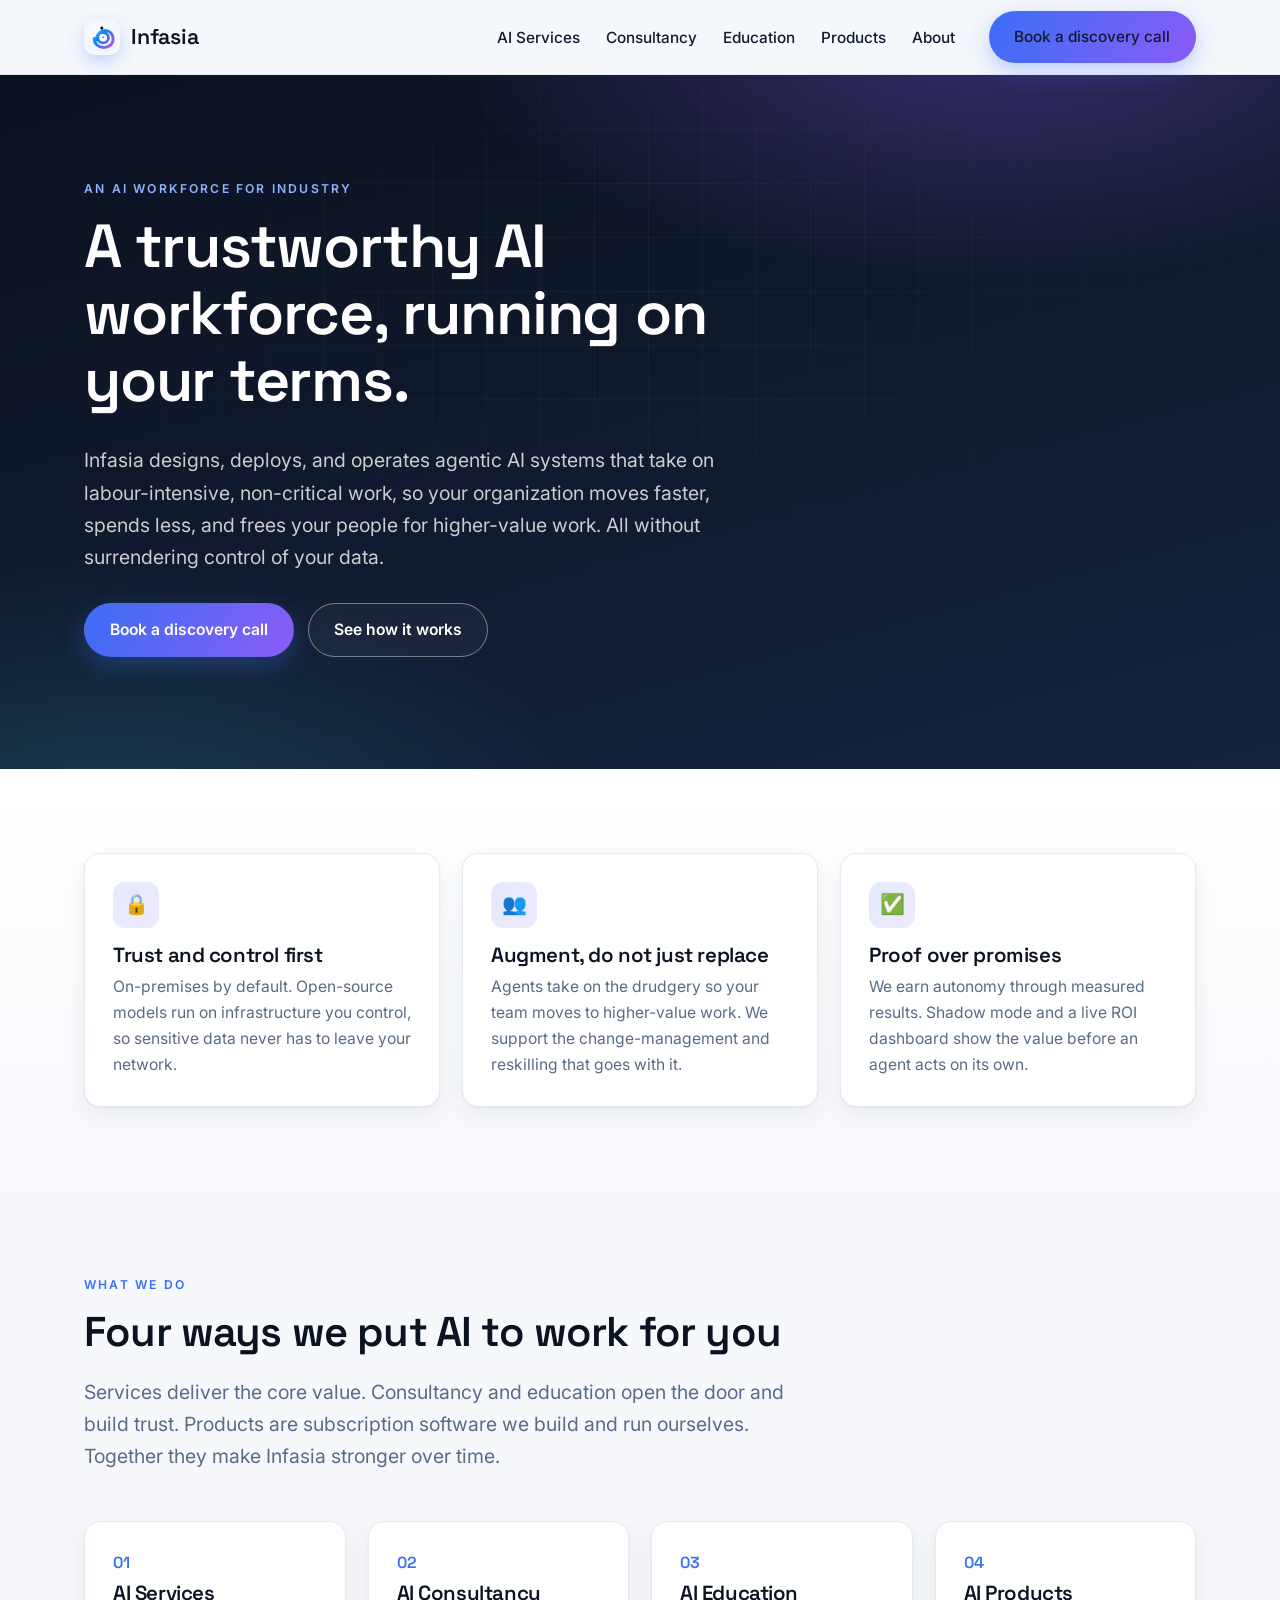
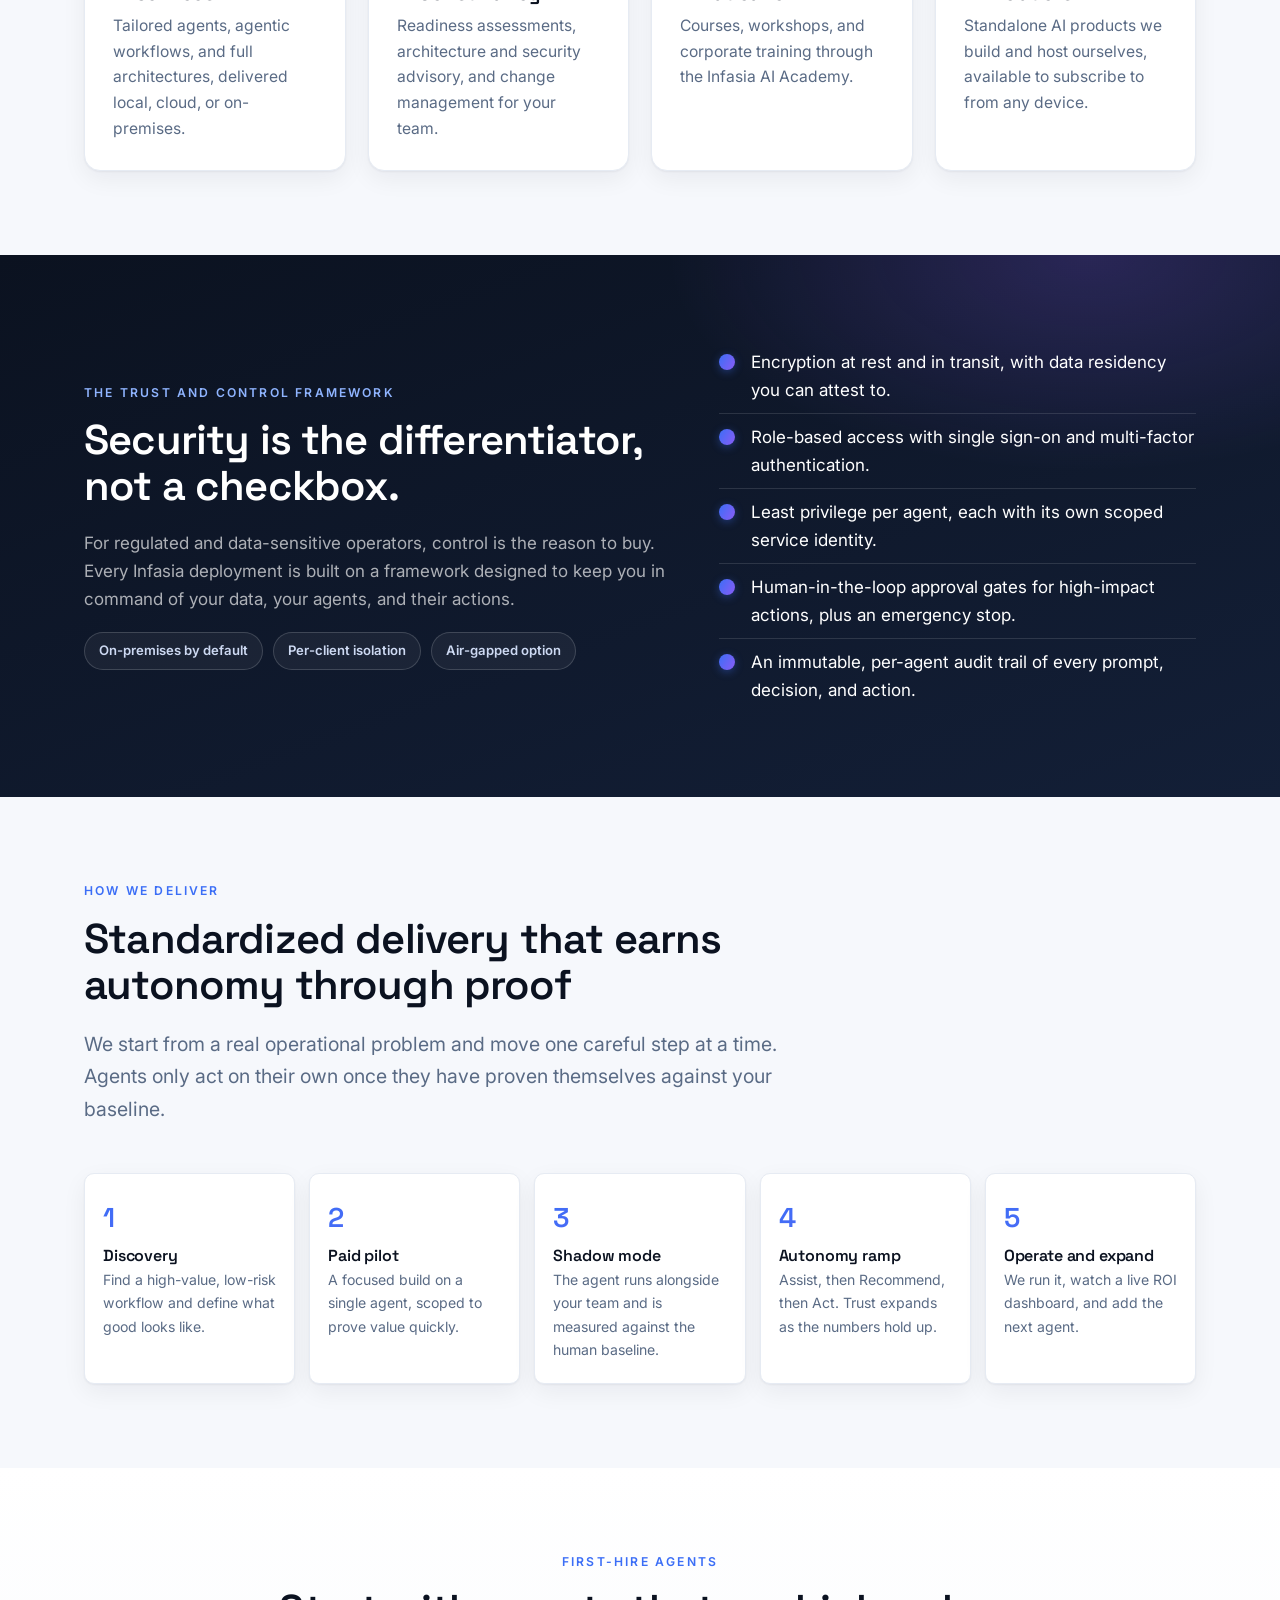
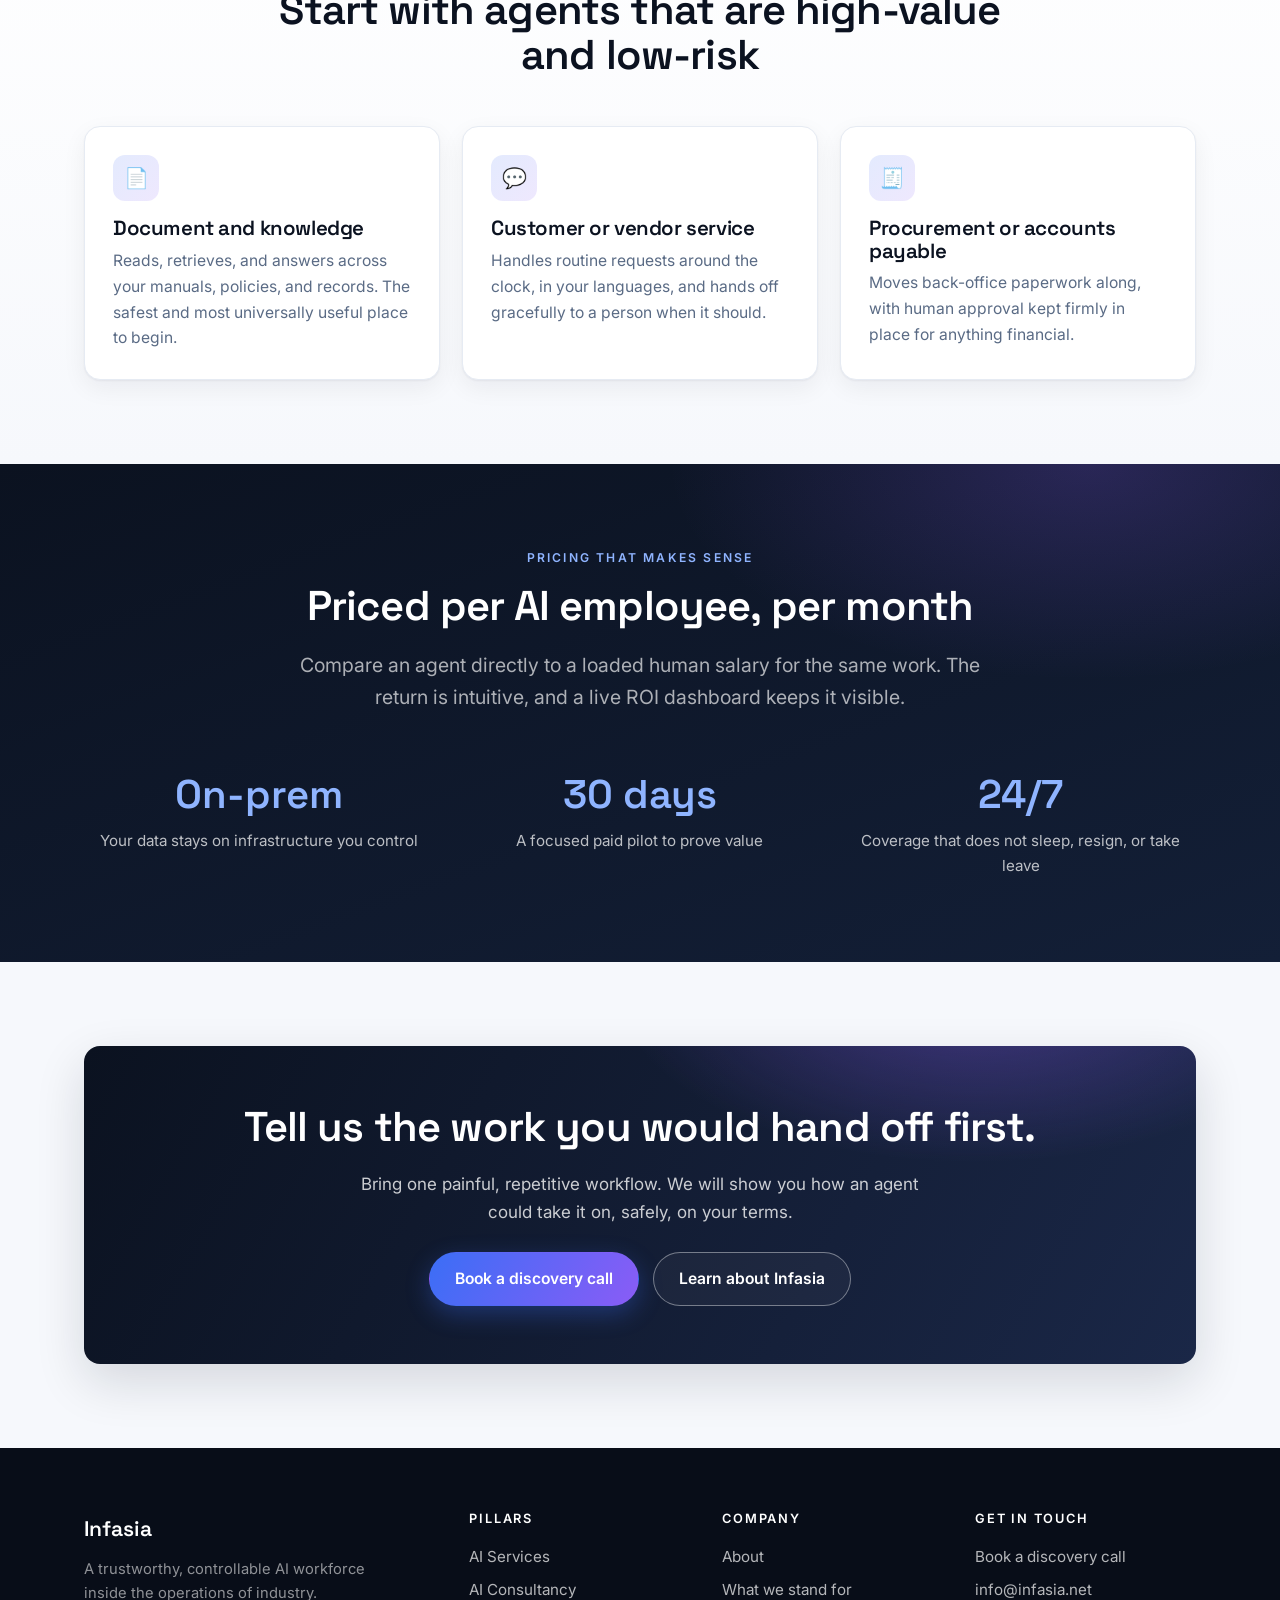
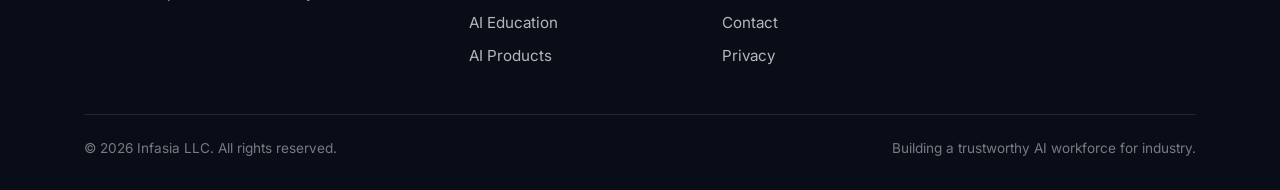
<file: index.html>
<!DOCTYPE html>
<html lang="en">
<head>
<meta charset="UTF-8" />
<meta name="viewport" content="width=device-width, initial-scale=1.0" />
<title>Infasia | A trustworthy AI workforce for industry</title>
<meta name="description" content="Infasia designs, deploys, and operates agentic AI systems that take on labour-intensive work, so your organization moves faster and spends less, without surrendering control of your data." />
<meta property="og:title" content="Infasia | A trustworthy AI workforce for industry" />
<meta property="og:description" content="Agentic AI systems that take on labour-intensive work, so your organization moves faster and spends less — without surrendering control of your data." />
<meta property="og:type" content="website" />
<meta property="og:url" content="https://infasia.net/" />
<meta property="og:image" content="https://infasia.net/assets/og-image.png" />
<meta name="twitter:card" content="summary_large_image" />
<link rel="preconnect" href="https://fonts.googleapis.com" />
<link rel="preconnect" href="https://fonts.gstatic.com" crossorigin />
<link href="https://fonts.googleapis.com/css2?family=Space+Grotesk:wght@400;500;600;700&family=Inter:wght@400;500;600&display=swap" rel="stylesheet" />
<link rel="icon" href="assets/logo-mark.svg" type="image/svg+xml" />
<link rel="icon" type="image/png" href="assets/logo-mark.png" />
<link rel="apple-touch-icon" href="assets/logo-mark.png" />
<link rel="stylesheet" href="assets/styles.css" />
</head>
<body>

<!-- HEADER -->
<header class="site-header">
  <div class="wrap nav">
    <a class="brand" href="index.html" aria-label="Infasia home">
      <img class="mark" src="assets/logo-mark.svg" alt="Infasia logo" width="36" height="36" />
      <span class="name">Infasia</span>
    </a>
    <button class="nav-toggle" aria-label="Menu">&#9776;</button>
    <ul class="nav-links">
      <li><a href="services.html">AI Services</a></li>
      <li><a href="consultancy.html">Consultancy</a></li>
      <li><a href="education.html">Education</a></li>
      <li><a href="products.html">Products</a></li>
      <li><a href="about.html">About</a></li>
      <li class="nav-cta"><a class="btn btn-gold" href="contact.html">Book a discovery call</a></li>
    </ul>
  </div>
</header>

<!-- HERO -->
<section class="hero">
  <div class="wrap">
    <p class="eyebrow">An AI workforce for industry</p>
    <h1>A trustworthy AI workforce, running on your terms.</h1>
    <p class="lede">Infasia designs, deploys, and operates agentic AI systems that take on labour-intensive, non-critical work, so your organization moves faster, spends less, and frees your people for higher-value work. All without surrendering control of your data.</p>
    <div class="actions">
      <a class="btn btn-gold" href="contact.html">Book a discovery call</a>
      <a class="btn btn-ghost-light" href="services.html">See how it works</a>
    </div>
  </div>
</section>

<!-- VALUE PROPS -->
<section class="bg-soft">
  <div class="wrap">
    <div class="grid grid-3">
      <div class="card">
        <div class="ic">&#128274;</div>
        <h3>Trust and control first</h3>
        <p>On-premises by default. Open-source models run on infrastructure you control, so sensitive data never has to leave your network.</p>
      </div>
      <div class="card">
        <div class="ic">&#128101;</div>
        <h3>Augment, do not just replace</h3>
        <p>Agents take on the drudgery so your team moves to higher-value work. We support the change-management and reskilling that goes with it.</p>
      </div>
      <div class="card">
        <div class="ic">&#9989;</div>
        <h3>Proof over promises</h3>
        <p>We earn autonomy through measured results. Shadow mode and a live ROI dashboard show the value before an agent acts on its own.</p>
      </div>
    </div>
  </div>
</section>

<!-- FOUR PILLARS -->
<section>
  <div class="wrap">
    <div class="section-head">
      <p class="eyebrow">What we do</p>
      <h2>Four ways we put AI to work for you</h2>
      <p class="lede muted">Services deliver the core value. Consultancy and education open the door and build trust. Products are subscription software we build and run ourselves. Together they make Infasia stronger over time.</p>
    </div>
    <div class="grid grid-4">
      <a class="card" href="services.html">
        <span class="pillar-num">01</span>
        <h3>AI Services</h3>
        <p>Tailored agents, agentic workflows, and full architectures, delivered local, cloud, or on-premises.</p>
      </a>
      <a class="card" href="consultancy.html">
        <span class="pillar-num">02</span>
        <h3>AI Consultancy</h3>
        <p>Readiness assessments, architecture and security advisory, and change management for your team.</p>
      </a>
      <a class="card" href="education.html">
        <span class="pillar-num">03</span>
        <h3>AI Education</h3>
        <p>Courses, workshops, and corporate training through the Infasia AI Academy.</p>
      </a>
      <a class="card" href="products.html">
        <span class="pillar-num">04</span>
        <h3>AI Products</h3>
        <p>Standalone AI products we build and host ourselves, available to subscribe to from any device.</p>
      </a>
    </div>
  </div>
</section>

<!-- TRUST & CONTROL -->
<section class="bg-ink">
  <div class="wrap">
    <div class="split">
      <div>
        <p class="eyebrow">The Trust and Control framework</p>
        <h2>Security is the differentiator, not a checkbox.</h2>
        <p class="muted">For regulated and data-sensitive operators, control is the reason to buy. Every Infasia deployment is built on a framework designed to keep you in command of your data, your agents, and their actions.</p>
        <div class="badge-row">
          <span class="badge">On-premises by default</span>
          <span class="badge">Per-client isolation</span>
          <span class="badge">Air-gapped option</span>
        </div>
      </div>
      <div>
        <ul class="ticks">
          <li>Encryption at rest and in transit, with data residency you can attest to.</li>
          <li>Role-based access with single sign-on and multi-factor authentication.</li>
          <li>Least privilege per agent, each with its own scoped service identity.</li>
          <li>Human-in-the-loop approval gates for high-impact actions, plus an emergency stop.</li>
          <li>An immutable, per-agent audit trail of every prompt, decision, and action.</li>
        </ul>
      </div>
    </div>
  </div>
</section>

<!-- DELIVERY LADDER -->
<section>
  <div class="wrap">
    <div class="section-head">
      <p class="eyebrow">How we deliver</p>
      <h2>Standardized delivery that earns autonomy through proof</h2>
      <p class="lede muted">We start from a real operational problem and move one careful step at a time. Agents only act on their own once they have proven themselves against your baseline.</p>
    </div>
    <div class="ladder">
      <div class="step"><div class="n">1</div><h4>Discovery</h4><p>Find a high-value, low-risk workflow and define what good looks like.</p></div>
      <div class="step"><div class="n">2</div><h4>Paid pilot</h4><p>A focused build on a single agent, scoped to prove value quickly.</p></div>
      <div class="step"><div class="n">3</div><h4>Shadow mode</h4><p>The agent runs alongside your team and is measured against the human baseline.</p></div>
      <div class="step"><div class="n">4</div><h4>Autonomy ramp</h4><p>Assist, then Recommend, then Act. Trust expands as the numbers hold up.</p></div>
      <div class="step"><div class="n">5</div><h4>Operate and expand</h4><p>We run it, watch a live ROI dashboard, and add the next agent.</p></div>
    </div>
  </div>
</section>

<!-- FLAGSHIP AGENTS -->
<section class="bg-soft">
  <div class="wrap">
    <div class="section-head center">
      <p class="eyebrow">First-hire agents</p>
      <h2>Start with agents that are high-value and low-risk</h2>
    </div>
    <div class="grid grid-3">
      <div class="card">
        <div class="ic">&#128196;</div>
        <h3>Document and knowledge</h3>
        <p>Reads, retrieves, and answers across your manuals, policies, and records. The safest and most universally useful place to begin.</p>
      </div>
      <div class="card">
        <div class="ic">&#128172;</div>
        <h3>Customer or vendor service</h3>
        <p>Handles routine requests around the clock, in your languages, and hands off gracefully to a person when it should.</p>
      </div>
      <div class="card">
        <div class="ic">&#129534;</div>
        <h3>Procurement or accounts payable</h3>
        <p>Moves back-office paperwork along, with human approval kept firmly in place for anything financial.</p>
      </div>
    </div>
  </div>
</section>

<!-- PRICING NOTE -->
<section class="bg-ink">
  <div class="wrap">
    <div class="section-head center">
      <p class="eyebrow">Pricing that makes sense</p>
      <h2>Priced per AI employee, per month</h2>
      <p class="lede muted">Compare an agent directly to a loaded human salary for the same work. The return is intuitive, and a live ROI dashboard keeps it visible.</p>
    </div>
    <div class="strip">
      <div><div class="k">On-prem</div><div class="v">Your data stays on infrastructure you control</div></div>
      <div><div class="k">30 days</div><div class="v">A focused paid pilot to prove value</div></div>
      <div><div class="k">24/7</div><div class="v">Coverage that does not sleep, resign, or take leave</div></div>
    </div>
  </div>
</section>

<!-- CTA -->
<section>
  <div class="wrap">
    <div class="cta-band">
      <h2>Tell us the work you would hand off first.</h2>
      <p>Bring one painful, repetitive workflow. We will show you how an agent could take it on, safely, on your terms.</p>
      <div class="actions">
        <a class="btn btn-gold" href="contact.html">Book a discovery call</a>
        <a class="btn btn-ghost-light" href="about.html">Learn about Infasia</a>
      </div>
    </div>
  </div>
</section>

<!-- FOOTER -->
<footer class="site-footer">
  <div class="wrap">
    <div class="footer-grid">
      <div class="footer-brand">
        <span class="name">Infasia</span>
        <p>A trustworthy, controllable AI workforce inside the operations of industry.</p>
      </div>
      <div>
        <h4>Pillars</h4>
        <a href="services.html">AI Services</a>
        <a href="consultancy.html">AI Consultancy</a>
        <a href="education.html">AI Education</a>
        <a href="products.html">AI Products</a>
      </div>
      <div>
        <h4>Company</h4>
        <a href="about.html">About</a>
        <a href="about.html#values">What we stand for</a>
        <a href="contact.html">Contact</a>
        <a href="privacy.html">Privacy</a>
      </div>
      <div>
        <h4>Get in touch</h4>
        <a href="contact.html">Book a discovery call</a>
        <a href="mailto:info@infasia.net">info@infasia.net</a>
      </div>
    </div>
    <div class="footer-bottom">
      <span>&copy; 2026 Infasia LLC. All rights reserved.</span>
      <span>Building a trustworthy AI workforce for industry.</span>
    </div>
  </div>
</footer>

<script src="assets/site.js"></script>
</body>
</html>
</file>
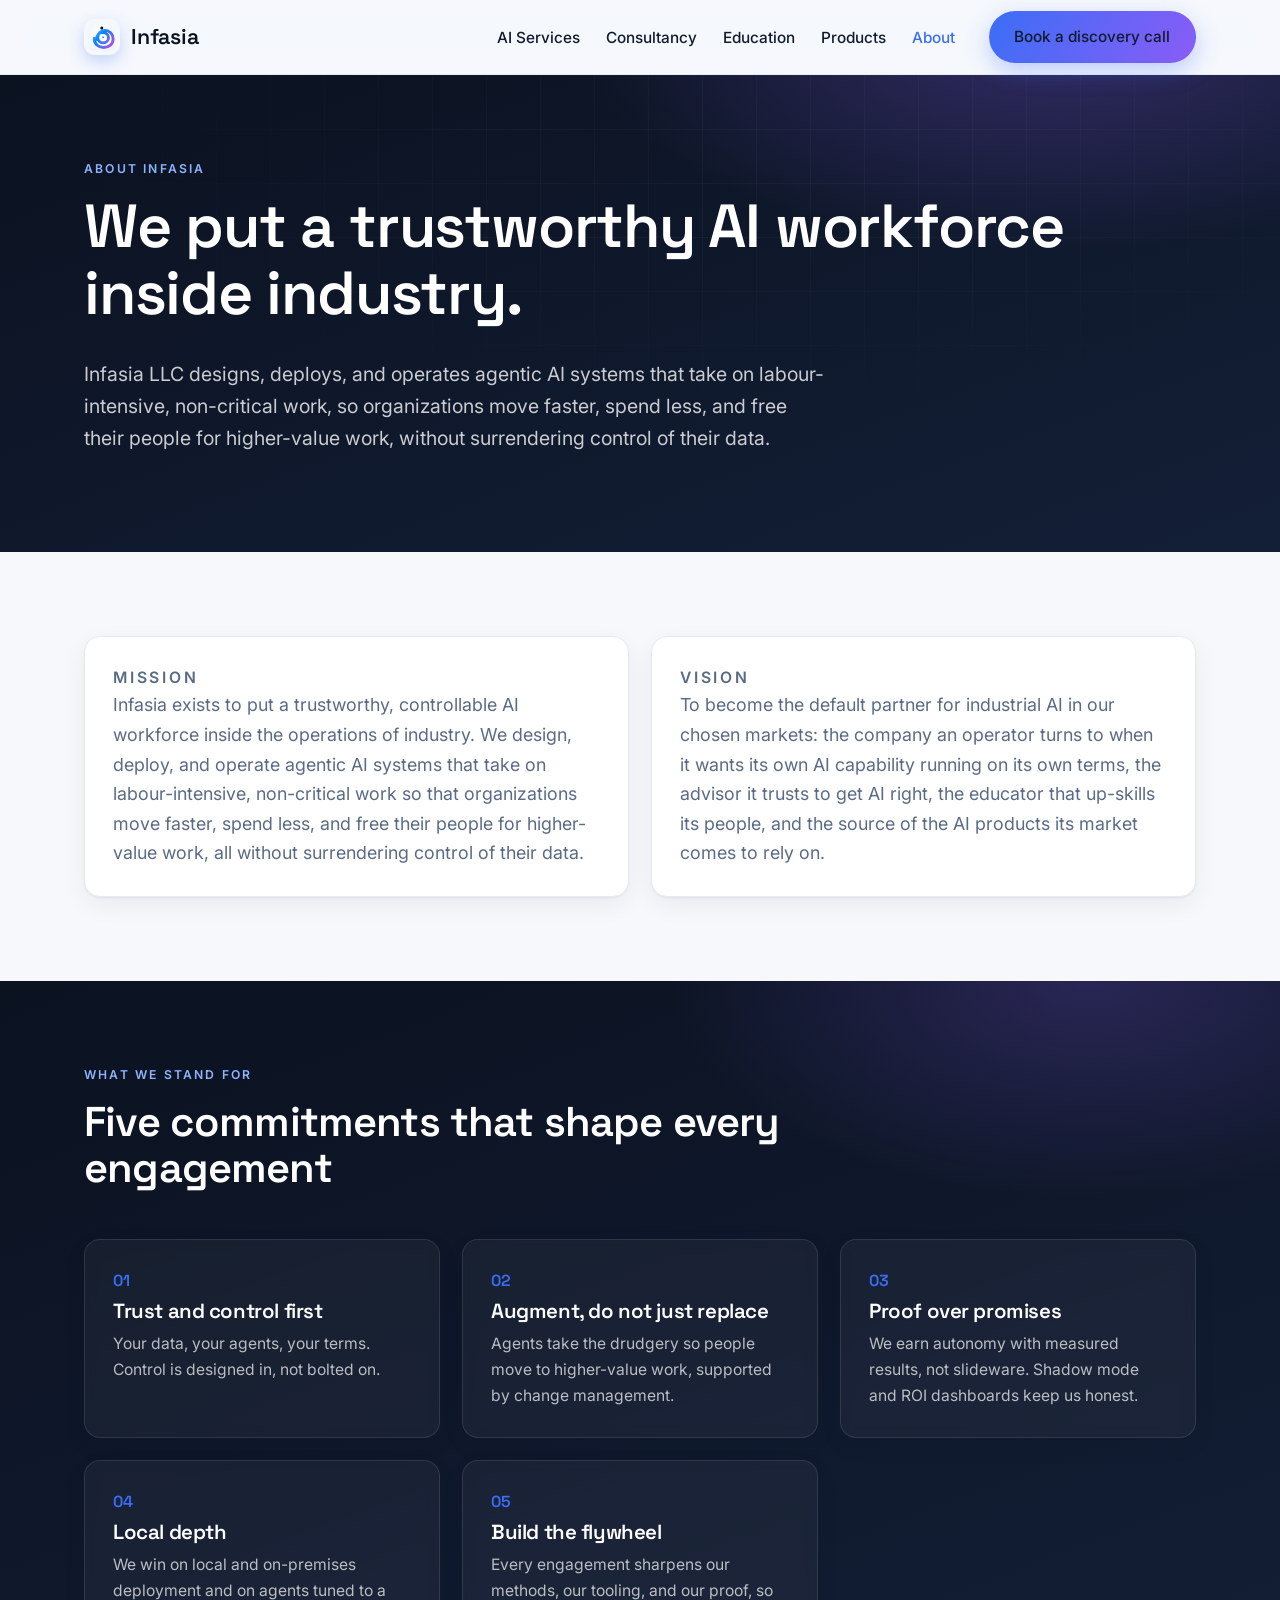
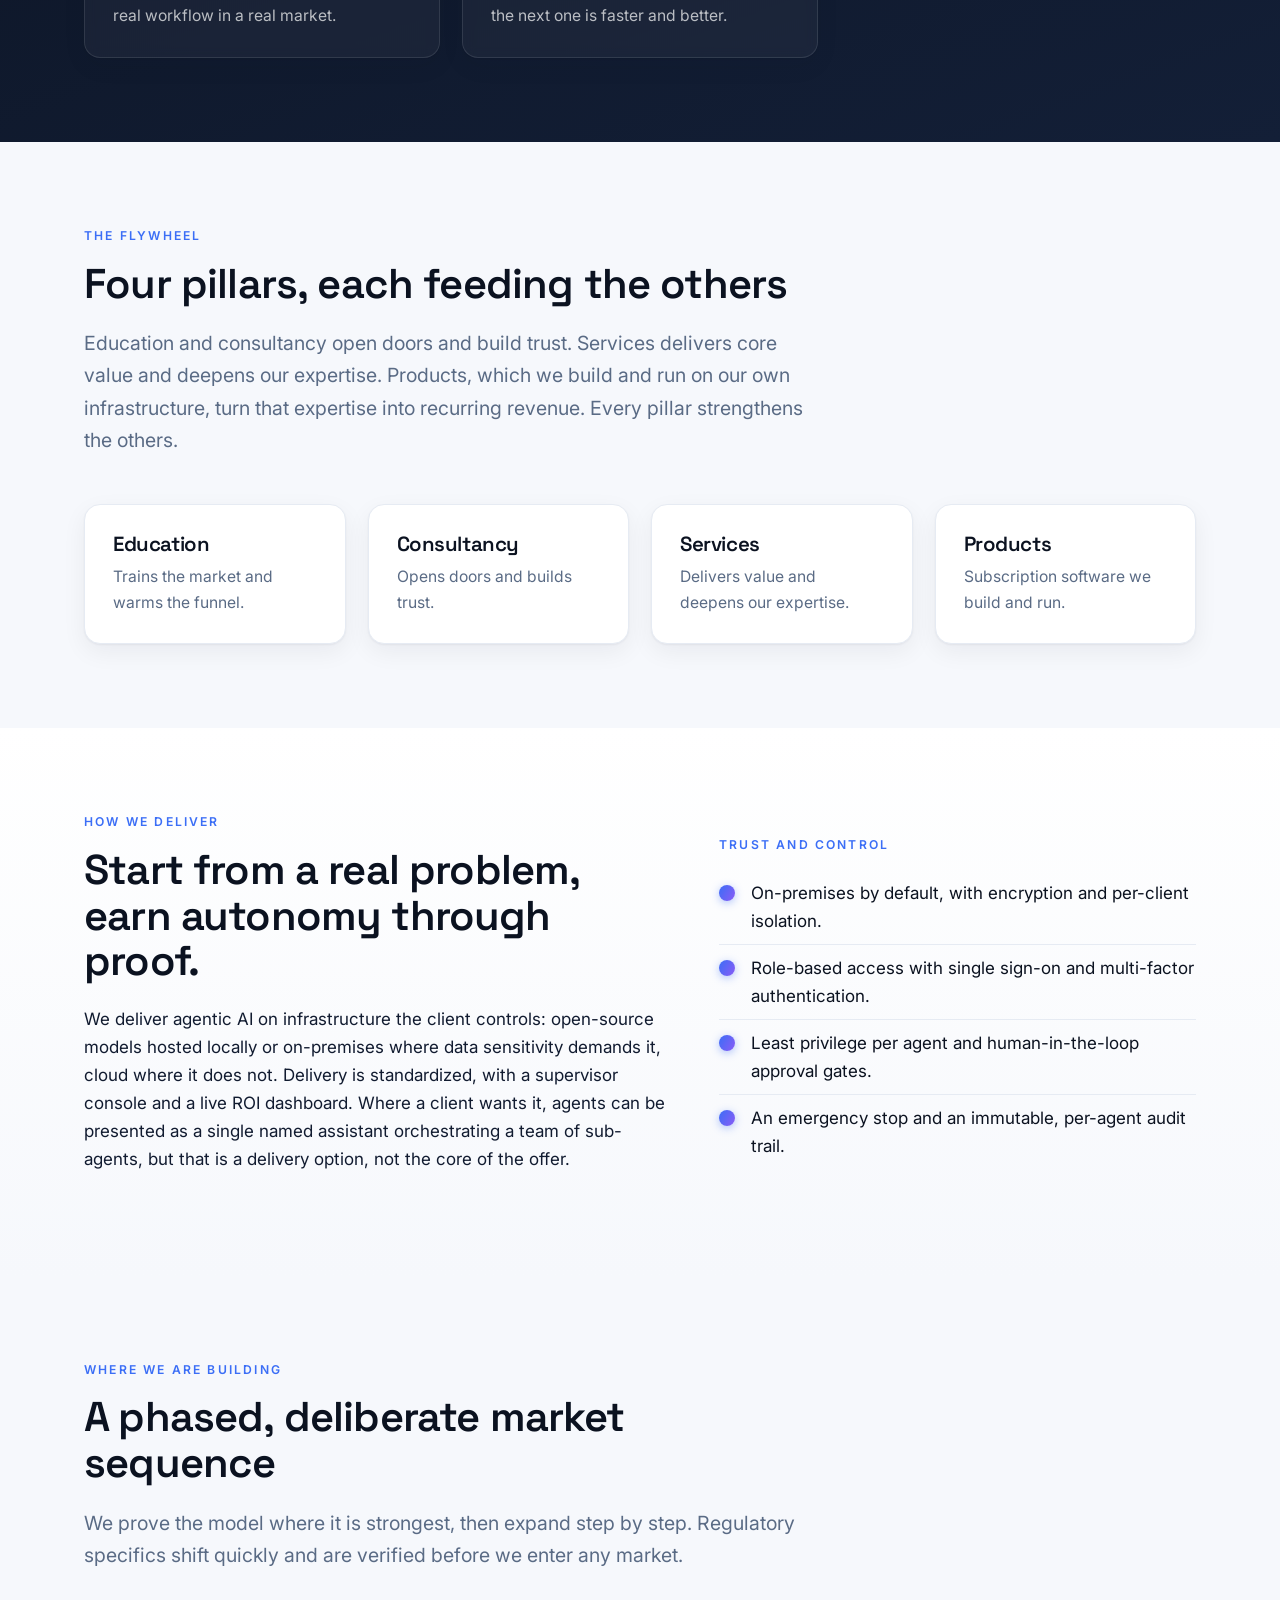
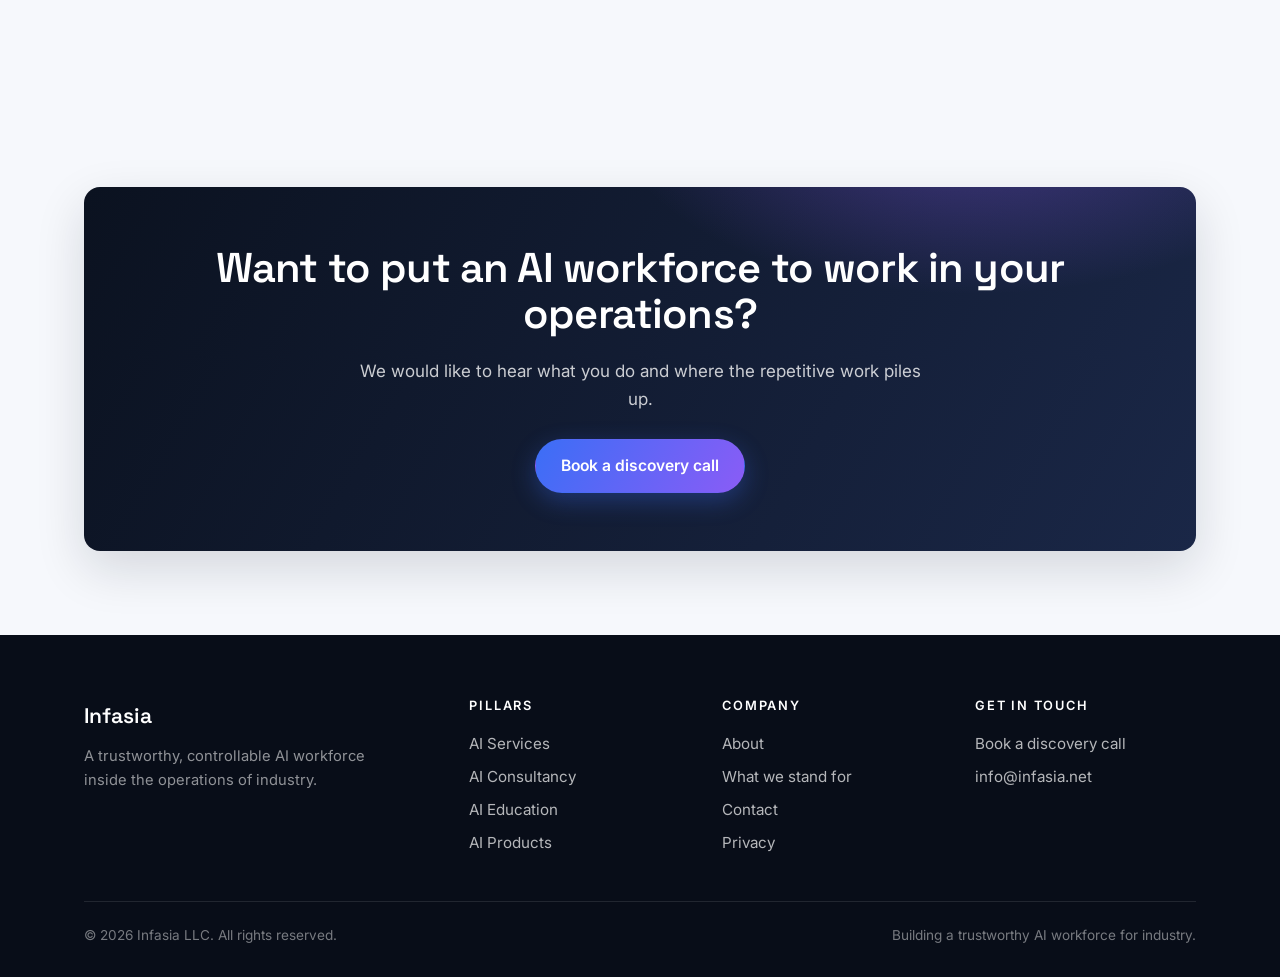
<file: about.html>
<!DOCTYPE html>
<html lang="en">
<head>
<meta charset="UTF-8" />
<meta name="viewport" content="width=device-width, initial-scale=1.0" />
<title>About | Infasia</title>
<meta name="description" content="Infasia exists to put a trustworthy, controllable AI workforce inside the operations of industry. Our mission, vision, values, and the flywheel that drives us." />
<link rel="preconnect" href="https://fonts.googleapis.com" />
<link rel="preconnect" href="https://fonts.gstatic.com" crossorigin />
<link href="https://fonts.googleapis.com/css2?family=Space+Grotesk:wght@400;500;600;700&family=Inter:wght@400;500;600&display=swap" rel="stylesheet" />
<link rel="icon" href="assets/logo-mark.svg" type="image/svg+xml" />
<link rel="icon" type="image/png" href="assets/logo-mark.png" />
<link rel="apple-touch-icon" href="assets/logo-mark.png" />
<link rel="stylesheet" href="assets/styles.css" />
</head>
<body>

<header class="site-header">
  <div class="wrap nav">
    <a class="brand" href="index.html" aria-label="Infasia home">
      <img class="mark" src="assets/logo-mark.svg" alt="Infasia logo" width="36" height="36" />
      <span class="name">Infasia</span>
    </a>
    <button class="nav-toggle" aria-label="Menu">&#9776;</button>
    <ul class="nav-links">
      <li><a href="services.html">AI Services</a></li>
      <li><a href="consultancy.html">Consultancy</a></li>
      <li><a href="education.html">Education</a></li>
      <li><a href="products.html">Products</a></li>
      <li><a href="about.html">About</a></li>
      <li class="nav-cta"><a class="btn btn-gold" href="contact.html">Book a discovery call</a></li>
    </ul>
  </div>
</header>

<section class="page-head">
  <div class="wrap">
    <p class="eyebrow">About Infasia</p>
    <h1>We put a trustworthy AI workforce inside industry.</h1>
    <p class="lede">Infasia LLC designs, deploys, and operates agentic AI systems that take on labour-intensive, non-critical work, so organizations move faster, spend less, and free their people for higher-value work, without surrendering control of their data.</p>
  </div>
</section>

<!-- MISSION + VISION -->
<section>
  <div class="wrap">
    <div class="grid grid-2">
      <div class="card">
        <p class="eyebrow">Mission</p>
        <p class="prose" style="font-size:1.12rem;">Infasia exists to put a trustworthy, controllable AI workforce inside the operations of industry. We design, deploy, and operate agentic AI systems that take on labour-intensive, non-critical work so that organizations move faster, spend less, and free their people for higher-value work, all without surrendering control of their data.</p>
      </div>
      <div class="card">
        <p class="eyebrow">Vision</p>
        <p class="prose" style="font-size:1.12rem;">To become the default partner for industrial AI in our chosen markets: the company an operator turns to when it wants its own AI capability running on its own terms, the advisor it trusts to get AI right, the educator that up-skills its people, and the source of the AI products its market comes to rely on.</p>
      </div>
    </div>
  </div>
</section>

<!-- VALUES -->
<section id="values" class="bg-ink">
  <div class="wrap">
    <div class="section-head">
      <p class="eyebrow">What we stand for</p>
      <h2>Five commitments that shape every engagement</h2>
    </div>
    <div class="grid grid-3">
      <div class="card dark">
        <span class="pillar-num">01</span>
        <h3>Trust and control first</h3>
        <p>Your data, your agents, your terms. Control is designed in, not bolted on.</p>
      </div>
      <div class="card dark">
        <span class="pillar-num">02</span>
        <h3>Augment, do not just replace</h3>
        <p>Agents take the drudgery so people move to higher-value work, supported by change management.</p>
      </div>
      <div class="card dark">
        <span class="pillar-num">03</span>
        <h3>Proof over promises</h3>
        <p>We earn autonomy with measured results, not slideware. Shadow mode and ROI dashboards keep us honest.</p>
      </div>
      <div class="card dark">
        <span class="pillar-num">04</span>
        <h3>Local depth</h3>
        <p>We win on local and on-premises deployment and on agents tuned to a real workflow in a real market.</p>
      </div>
      <div class="card dark">
        <span class="pillar-num">05</span>
        <h3>Build the flywheel</h3>
        <p>Every engagement sharpens our methods, our tooling, and our proof, so the next one is faster and better.</p>
      </div>
    </div>
  </div>
</section>

<!-- FLYWHEEL -->
<section>
  <div class="wrap">
    <div class="section-head">
      <p class="eyebrow">The flywheel</p>
      <h2>Four pillars, each feeding the others</h2>
      <p class="lede muted">Education and consultancy open doors and build trust. Services delivers core value and deepens our expertise. Products, which we build and run on our own infrastructure, turn that expertise into recurring revenue. Every pillar strengthens the others.</p>
    </div>
    <div class="grid grid-4">
      <a class="card" href="education.html"><h3>Education</h3><p>Trains the market and warms the funnel.</p></a>
      <a class="card" href="consultancy.html"><h3>Consultancy</h3><p>Opens doors and builds trust.</p></a>
      <a class="card" href="services.html"><h3>Services</h3><p>Delivers value and deepens our expertise.</p></a>
      <a class="card" href="products.html"><h3>Products</h3><p>Subscription software we build and run.</p></a>
    </div>
  </div>
</section>

<!-- HOW WE DELIVER / TRUST -->
<section class="bg-soft">
  <div class="wrap">
    <div class="split">
      <div>
        <p class="eyebrow">How we deliver</p>
        <h2>Start from a real problem, earn autonomy through proof.</h2>
        <p class="prose">We deliver agentic AI on infrastructure the client controls: open-source models hosted locally or on-premises where data sensitivity demands it, cloud where it does not. Delivery is standardized, with a supervisor console and a live ROI dashboard. Where a client wants it, agents can be presented as a single named assistant orchestrating a team of sub-agents, but that is a delivery option, not the core of the offer.</p>
      </div>
      <div>
        <p class="eyebrow">Trust and Control</p>
        <ul class="ticks">
          <li>On-premises by default, with encryption and per-client isolation.</li>
          <li>Role-based access with single sign-on and multi-factor authentication.</li>
          <li>Least privilege per agent and human-in-the-loop approval gates.</li>
          <li>An emergency stop and an immutable, per-agent audit trail.</li>
        </ul>
      </div>
    </div>
  </div>
</section>

<!-- MARKET SEQUENCE -->
<section>
  <div class="wrap">
    <div class="section-head">
      <p class="eyebrow">Where we are building</p>
      <h2>A phased, deliberate market sequence</h2>
      <p class="lede muted">We prove the model where it is strongest, then expand step by step. Regulatory specifics shift quickly and are verified before we enter any market.</p>
    </div>
  </div>
</section>

<!-- CTA -->
<section>
  <div class="wrap">
    <div class="cta-band">
      <h2>Want to put an AI workforce to work in your operations?</h2>
      <p>We would like to hear what you do and where the repetitive work piles up.</p>
      <div class="actions">
        <a class="btn btn-gold" href="contact.html">Book a discovery call</a>
      </div>
    </div>
  </div>
</section>

<footer class="site-footer">
  <div class="wrap">
    <div class="footer-grid">
      <div class="footer-brand">
        <span class="name">Infasia</span>
        <p>A trustworthy, controllable AI workforce inside the operations of industry.</p>
      </div>
      <div>
        <h4>Pillars</h4>
        <a href="services.html">AI Services</a>
        <a href="consultancy.html">AI Consultancy</a>
        <a href="education.html">AI Education</a>
        <a href="products.html">AI Products</a>
      </div>
      <div>
        <h4>Company</h4>
        <a href="about.html">About</a>
        <a href="about.html#values">What we stand for</a>
        <a href="contact.html">Contact</a>
        <a href="privacy.html">Privacy</a>
      </div>
      <div>
        <h4>Get in touch</h4>
        <a href="contact.html">Book a discovery call</a>
        <a href="mailto:info@infasia.net">info@infasia.net</a>
      </div>
    </div>
    <div class="footer-bottom">
      <span>&copy; 2026 Infasia LLC. All rights reserved.</span>
      <span>Building a trustworthy AI workforce for industry.</span>
    </div>
  </div>
</footer>

<script src="assets/site.js"></script>
</body>
</html>
</file>
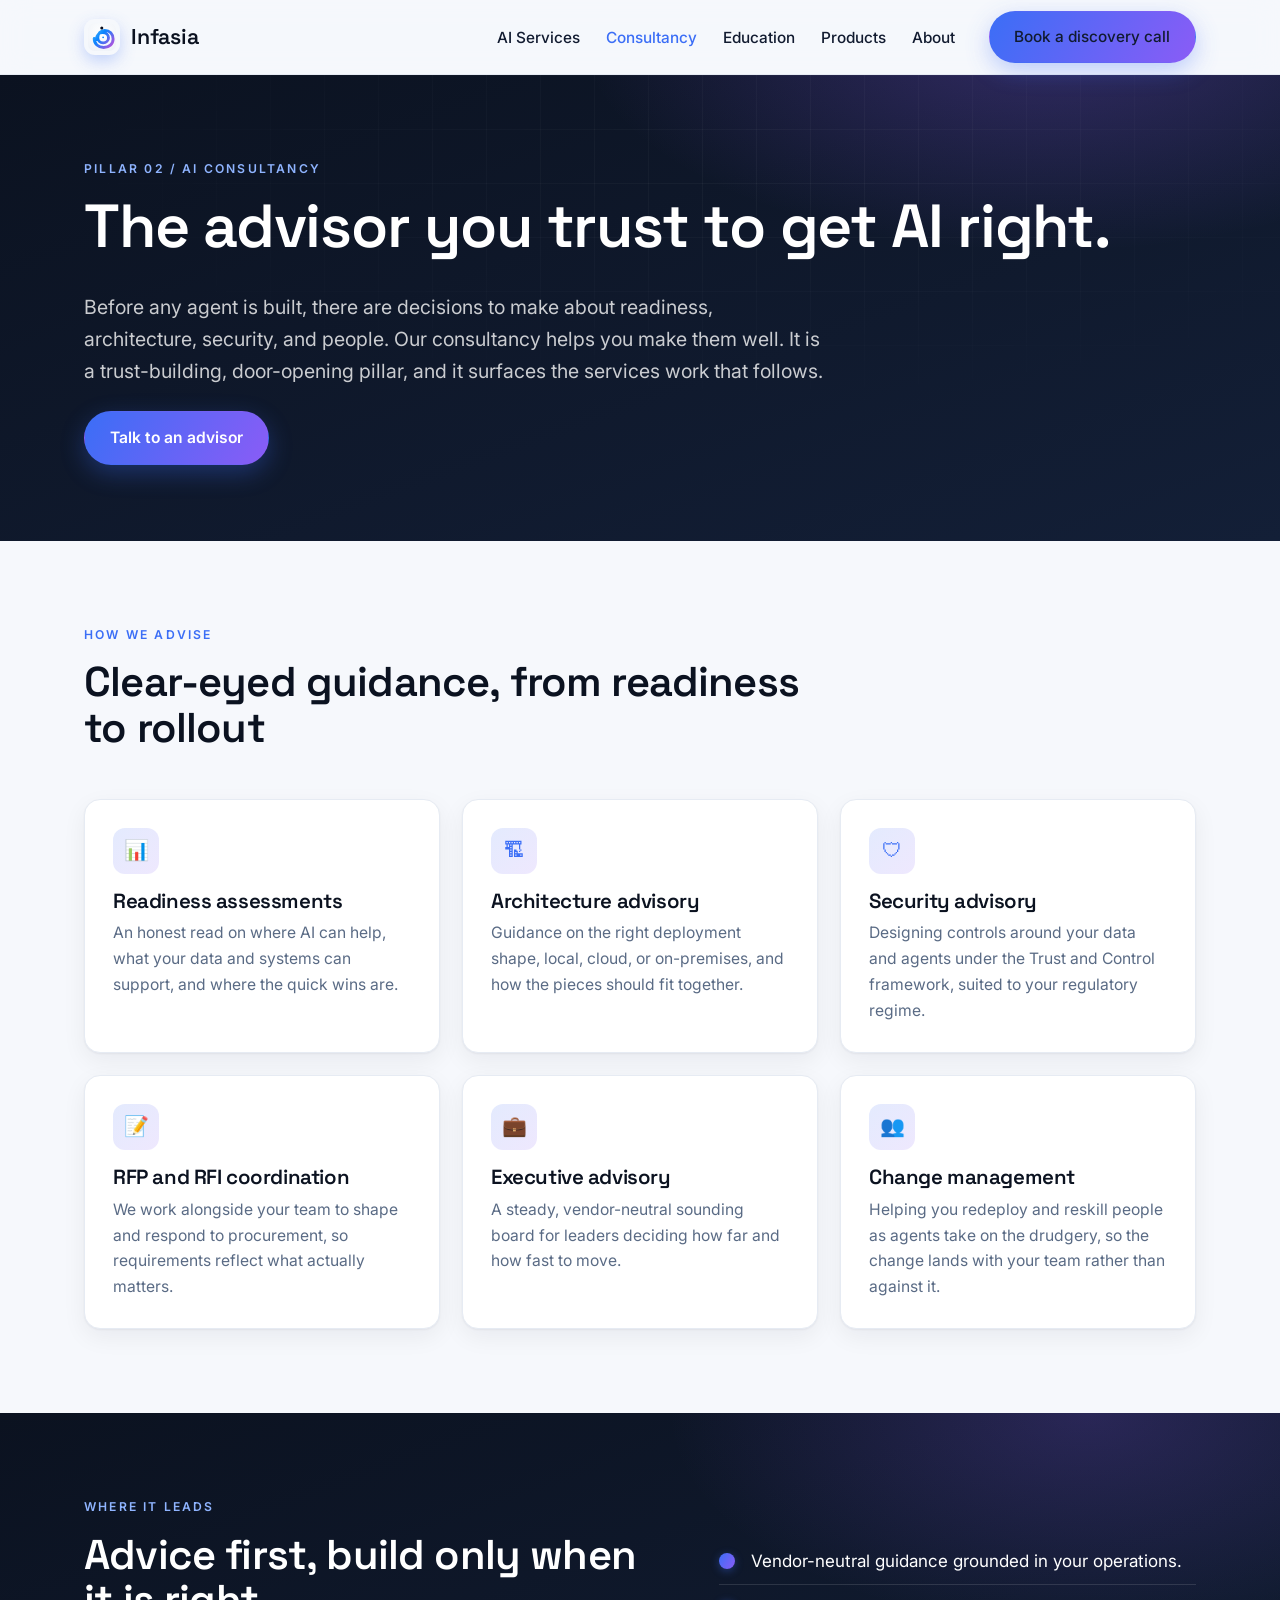
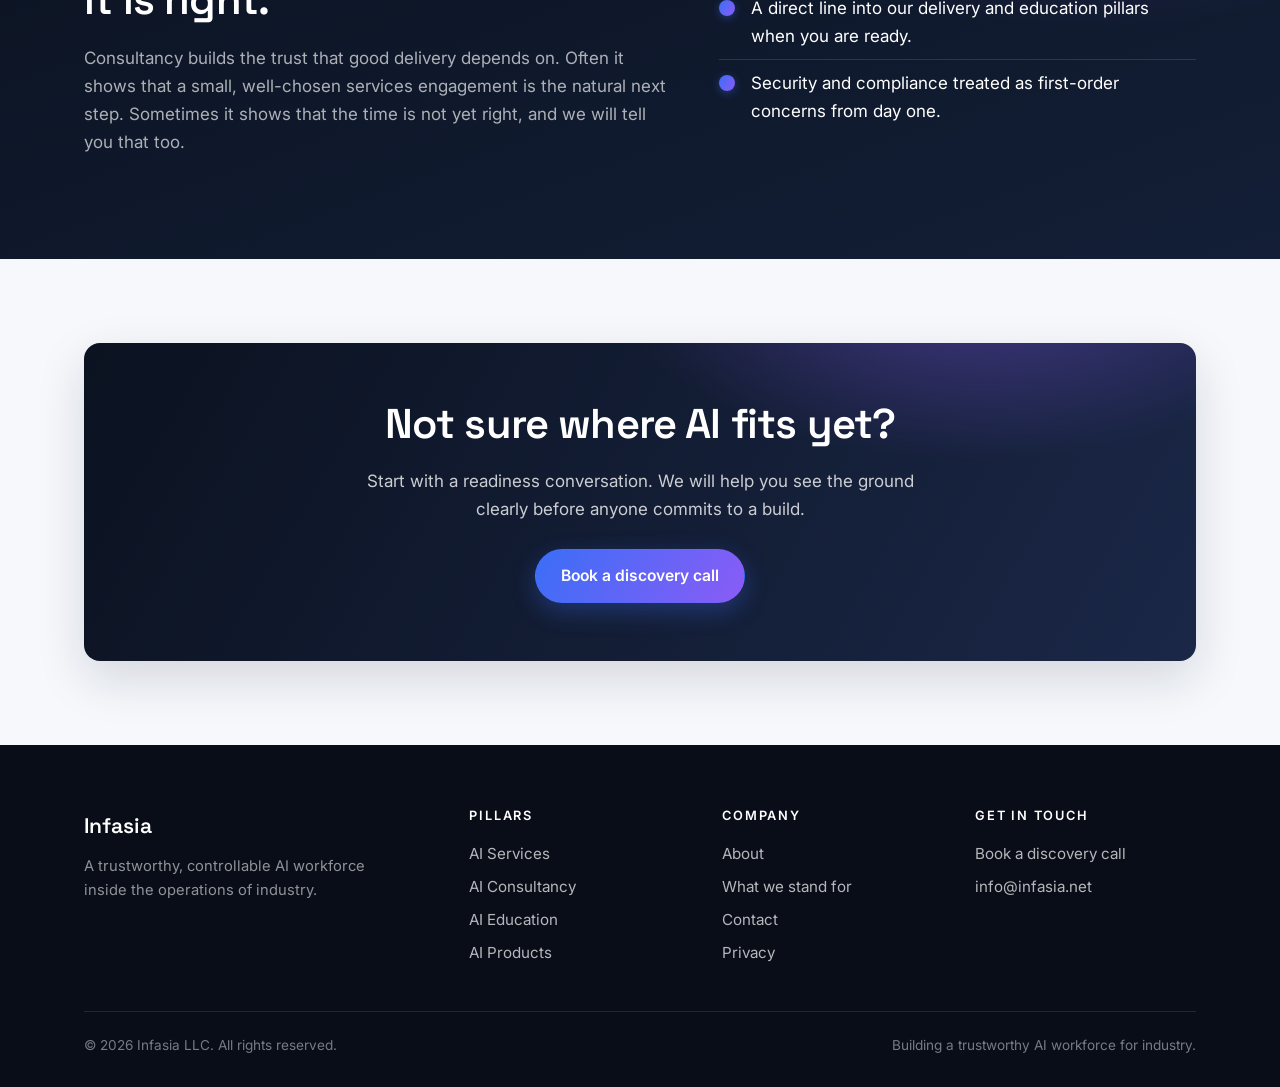
<file: consultancy.html>
<!DOCTYPE html>
<html lang="en">
<head>
<meta charset="UTF-8" />
<meta name="viewport" content="width=device-width, initial-scale=1.0" />
<title>AI Consultancy | Infasia</title>
<meta name="description" content="Readiness assessments, architecture and security advisory, RFP coordination, executive advisory, and change management. The pillar that helps you get AI right." />
<link rel="preconnect" href="https://fonts.googleapis.com" />
<link rel="preconnect" href="https://fonts.gstatic.com" crossorigin />
<link href="https://fonts.googleapis.com/css2?family=Space+Grotesk:wght@400;500;600;700&family=Inter:wght@400;500;600&display=swap" rel="stylesheet" />
<link rel="icon" href="assets/logo-mark.svg" type="image/svg+xml" />
<link rel="icon" type="image/png" href="assets/logo-mark.png" />
<link rel="apple-touch-icon" href="assets/logo-mark.png" />
<link rel="stylesheet" href="assets/styles.css" />
</head>
<body>

<header class="site-header">
  <div class="wrap nav">
    <a class="brand" href="index.html" aria-label="Infasia home">
      <img class="mark" src="assets/logo-mark.svg" alt="Infasia logo" width="36" height="36" />
      <span class="name">Infasia</span>
    </a>
    <button class="nav-toggle" aria-label="Menu">&#9776;</button>
    <ul class="nav-links">
      <li><a href="services.html">AI Services</a></li>
      <li><a href="consultancy.html">Consultancy</a></li>
      <li><a href="education.html">Education</a></li>
      <li><a href="products.html">Products</a></li>
      <li><a href="about.html">About</a></li>
      <li class="nav-cta"><a class="btn btn-gold" href="contact.html">Book a discovery call</a></li>
    </ul>
  </div>
</header>

<section class="page-head">
  <div class="wrap">
    <p class="eyebrow">Pillar 02 / AI Consultancy</p>
    <h1>The advisor you trust to get AI right.</h1>
    <p class="lede">Before any agent is built, there are decisions to make about readiness, architecture, security, and people. Our consultancy helps you make them well. It is a trust-building, door-opening pillar, and it surfaces the services work that follows.</p>
    <div class="actions" style="margin-top:24px;display:flex;gap:14px;flex-wrap:wrap;">
      <a class="btn btn-gold" href="contact.html">Talk to an advisor</a>
    </div>
  </div>
</section>

<section>
  <div class="wrap">
    <div class="section-head">
      <p class="eyebrow">How we advise</p>
      <h2>Clear-eyed guidance, from readiness to rollout</h2>
    </div>
    <div class="grid grid-3">
      <div class="card">
        <div class="ic">&#128202;</div>
        <h3>Readiness assessments</h3>
        <p>An honest read on where AI can help, what your data and systems can support, and where the quick wins are.</p>
      </div>
      <div class="card">
        <div class="ic">&#127959;</div>
        <h3>Architecture advisory</h3>
        <p>Guidance on the right deployment shape, local, cloud, or on-premises, and how the pieces should fit together.</p>
      </div>
      <div class="card">
        <div class="ic">&#128737;</div>
        <h3>Security advisory</h3>
        <p>Designing controls around your data and agents under the Trust and Control framework, suited to your regulatory regime.</p>
      </div>
      <div class="card">
        <div class="ic">&#128221;</div>
        <h3>RFP and RFI coordination</h3>
        <p>We work alongside your team to shape and respond to procurement, so requirements reflect what actually matters.</p>
      </div>
      <div class="card">
        <div class="ic">&#128188;</div>
        <h3>Executive advisory</h3>
        <p>A steady, vendor-neutral sounding board for leaders deciding how far and how fast to move.</p>
      </div>
      <div class="card">
        <div class="ic">&#128101;</div>
        <h3>Change management</h3>
        <p>Helping you redeploy and reskill people as agents take on the drudgery, so the change lands with your team rather than against it.</p>
      </div>
    </div>
  </div>
</section>

<section class="bg-ink">
  <div class="wrap">
    <div class="split">
      <div>
        <p class="eyebrow">Where it leads</p>
        <h2>Advice first, build only when it is right.</h2>
        <p class="muted">Consultancy builds the trust that good delivery depends on. Often it shows that a small, well-chosen services engagement is the natural next step. Sometimes it shows that the time is not yet right, and we will tell you that too.</p>
      </div>
      <div>
        <ul class="ticks">
          <li>Vendor-neutral guidance grounded in your operations.</li>
          <li>A direct line into our delivery and education pillars when you are ready.</li>
          <li>Security and compliance treated as first-order concerns from day one.</li>
        </ul>
      </div>
    </div>
  </div>
</section>

<section>
  <div class="wrap">
    <div class="cta-band">
      <h2>Not sure where AI fits yet?</h2>
      <p>Start with a readiness conversation. We will help you see the ground clearly before anyone commits to a build.</p>
      <div class="actions">
        <a class="btn btn-gold" href="contact.html">Book a discovery call</a>
      </div>
    </div>
  </div>
</section>

<footer class="site-footer">
  <div class="wrap">
    <div class="footer-grid">
      <div class="footer-brand">
        <span class="name">Infasia</span>
        <p>A trustworthy, controllable AI workforce inside the operations of industry.</p>
      </div>
      <div>
        <h4>Pillars</h4>
        <a href="services.html">AI Services</a>
        <a href="consultancy.html">AI Consultancy</a>
        <a href="education.html">AI Education</a>
        <a href="products.html">AI Products</a>
      </div>
      <div>
        <h4>Company</h4>
        <a href="about.html">About</a>
        <a href="about.html#values">What we stand for</a>
        <a href="contact.html">Contact</a>
        <a href="privacy.html">Privacy</a>
      </div>
      <div>
        <h4>Get in touch</h4>
        <a href="contact.html">Book a discovery call</a>
        <a href="mailto:info@infasia.net">info@infasia.net</a>
      </div>
    </div>
    <div class="footer-bottom">
      <span>&copy; 2026 Infasia LLC. All rights reserved.</span>
      <span>Building a trustworthy AI workforce for industry.</span>
    </div>
  </div>
</footer>

<script src="assets/site.js"></script>
</body>
</html>
</file>
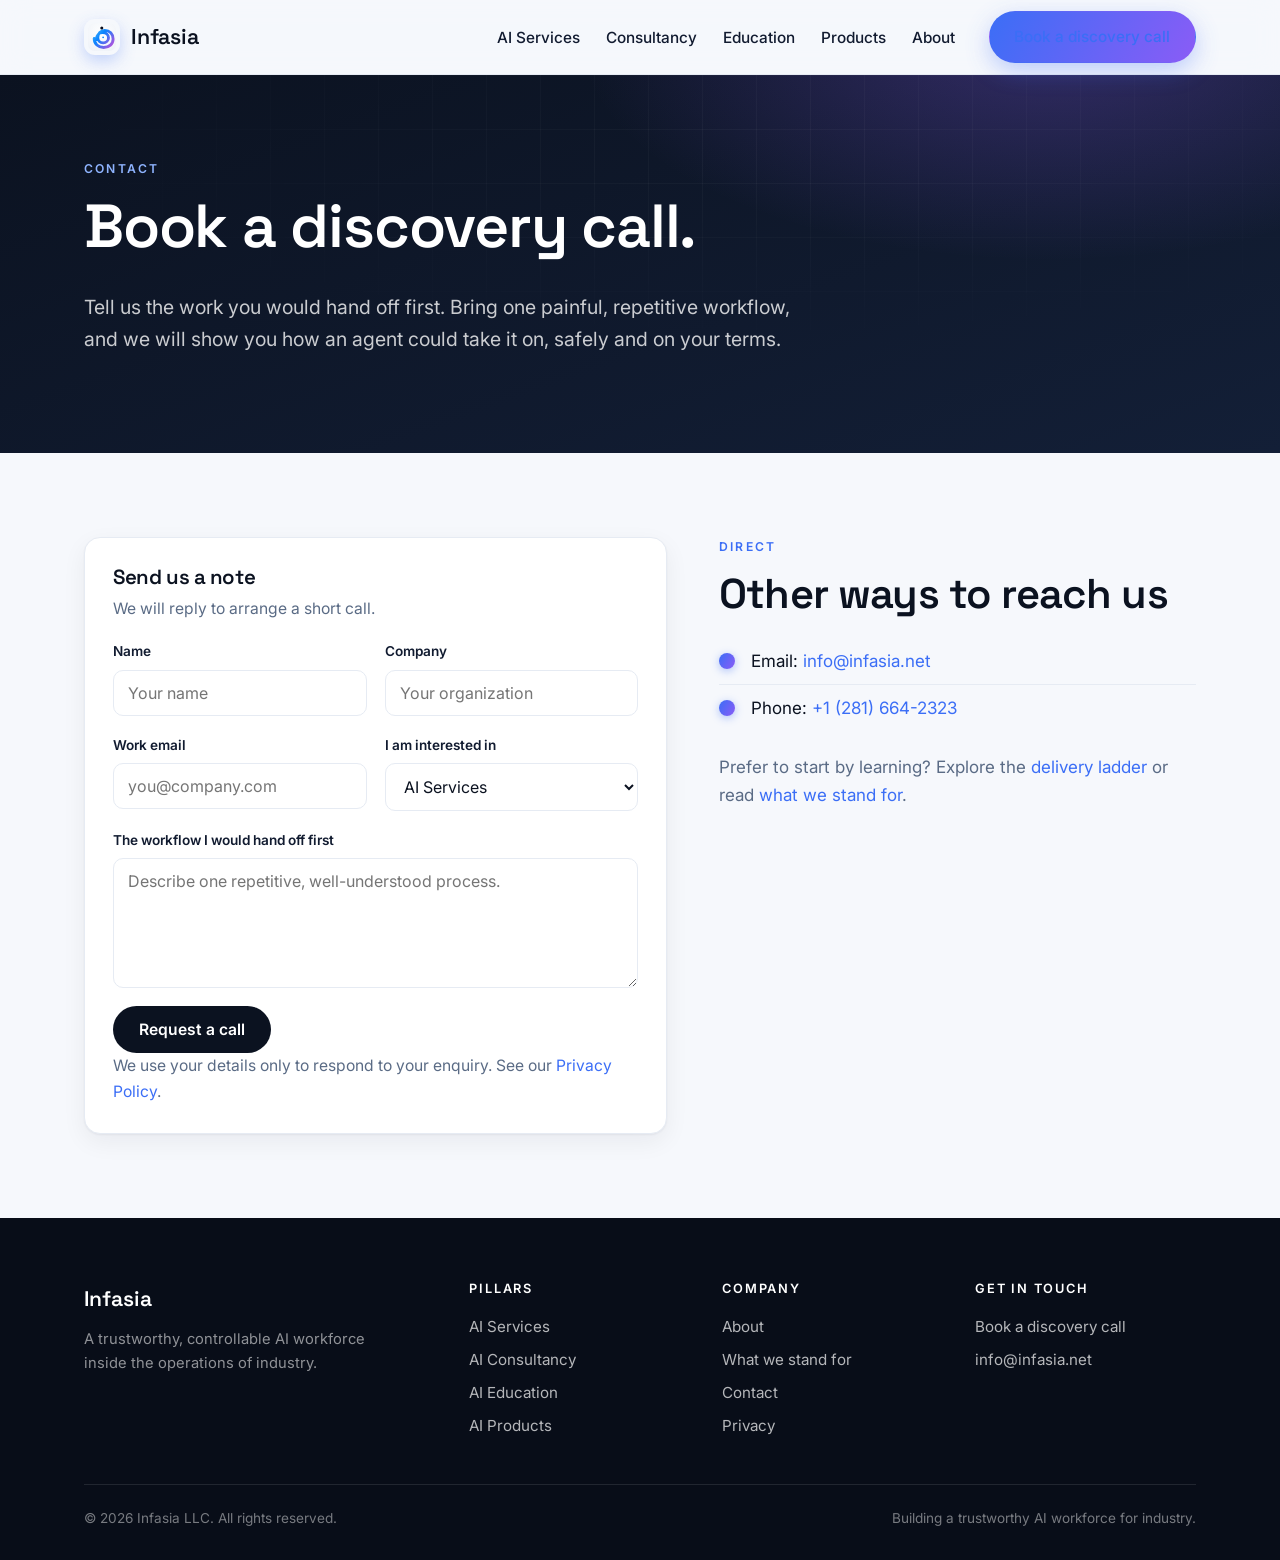
<file: contact.html>
<!DOCTYPE html>
<html lang="en">
<head>
<meta charset="UTF-8" />
<meta name="viewport" content="width=device-width, initial-scale=1.0" />
<title>Contact | Infasia</title>
<meta name="description" content="Book a discovery call with Infasia. Tell us the workflow you would hand off first, and we will show you how an agent could take it on, safely and on your terms." />
<link rel="preconnect" href="https://fonts.googleapis.com" />
<link rel="preconnect" href="https://fonts.gstatic.com" crossorigin />
<link href="https://fonts.googleapis.com/css2?family=Space+Grotesk:wght@400;500;600;700&family=Inter:wght@400;500;600&display=swap" rel="stylesheet" />
<link rel="icon" href="assets/logo-mark.svg" type="image/svg+xml" />
<link rel="icon" type="image/png" href="assets/logo-mark.png" />
<link rel="apple-touch-icon" href="assets/logo-mark.png" />
<link rel="stylesheet" href="assets/styles.css" />
<style>
  .form-grid { display: grid; grid-template-columns: 1fr 1fr; gap: 18px; }
  .field { display: flex; flex-direction: column; gap: 7px; }
  .field.full { grid-column: 1 / -1; }
  .field label { font-size: .85rem; font-weight: 600; color: var(--ink-700); }
  .field input, .field select, .field textarea {
    font-family: var(--sans); font-size: 1rem; color: var(--ink);
    background: var(--ivory-card); border: 1px solid var(--line);
    border-radius: var(--radius-sm); padding: 12px 14px; width: 100%;
  }
  .field textarea { min-height: 130px; resize: vertical; }
  .field input:focus, .field select:focus, .field textarea:focus { outline: 2px solid var(--gold-soft); border-color: var(--gold); }
  .form-note { font-size: .85rem; color: var(--slate); margin-top: 14px; }
  @media (max-width: 640px) { .form-grid { grid-template-columns: 1fr; } }
</style>
</head>
<body>

<header class="site-header">
  <div class="wrap nav">
    <a class="brand" href="index.html" aria-label="Infasia home">
      <img class="mark" src="assets/logo-mark.svg" alt="Infasia logo" width="36" height="36" />
      <span class="name">Infasia</span>
    </a>
    <button class="nav-toggle" aria-label="Menu">&#9776;</button>
    <ul class="nav-links">
      <li><a href="services.html">AI Services</a></li>
      <li><a href="consultancy.html">Consultancy</a></li>
      <li><a href="education.html">Education</a></li>
      <li><a href="products.html">Products</a></li>
      <li><a href="about.html">About</a></li>
      <li class="nav-cta"><a class="btn btn-gold" href="contact.html">Book a discovery call</a></li>
    </ul>
  </div>
</header>

<section class="page-head">
  <div class="wrap">
    <p class="eyebrow">Contact</p>
    <h1>Book a discovery call.</h1>
    <p class="lede">Tell us the work you would hand off first. Bring one painful, repetitive workflow, and we will show you how an agent could take it on, safely and on your terms.</p>
  </div>
</section>

<section>
  <div class="wrap">
    <div class="split" style="align-items:start;">
      <div>
        <div class="card">
          <h3>Send us a note</h3>
          <p class="muted" style="margin-bottom:18px;">We will reply to arrange a short call.</p>
          <form action="https://formsubmit.co/info@infasia.net" method="POST">
            <input type="hidden" name="_subject" value="New enquiry from infasia.net" />
            <input type="hidden" name="_template" value="table" />
            <input type="hidden" name="_captcha" value="false" />
            <input type="hidden" name="_next" value="https://infasia.net/thanks.html" />
            <input type="text" name="_honey" style="display:none" tabindex="-1" autocomplete="off" />
            <div class="form-grid">
              <div class="field"><label for="name">Name</label><input id="name" name="name" type="text" required placeholder="Your name" /></div>
              <div class="field"><label for="company">Company</label><input id="company" name="company" type="text" placeholder="Your organization" /></div>
              <div class="field"><label for="email">Work email</label><input id="email" name="email" type="email" required placeholder="you@company.com" /></div>
              <div class="field"><label for="interest">I am interested in</label>
                <select id="interest" name="interest">
                  <option>AI Services</option>
                  <option>AI Consultancy</option>
                  <option>AI Education</option>
                  <option>AI Products</option>
                  <option>Not sure yet</option>
                </select>
              </div>
              <div class="field full"><label for="msg">The workflow I would hand off first</label><textarea id="msg" name="message" required placeholder="Describe one repetitive, well-understood process."></textarea></div>
            </div>
            <div style="margin-top:18px;"><button class="btn btn-primary" type="submit">Request a call</button></div>
            <p class="form-note">We use your details only to respond to your enquiry. See our <a href="privacy.html">Privacy Policy</a>.</p>
          </form>
        </div>
      </div>
      <div>
        <p class="eyebrow">Direct</p>
        <h2>Other ways to reach us</h2>
        <ul class="ticks">
          <li>Email: <a href="mailto:info@infasia.net">info@infasia.net</a></li>
          <li>Phone: <a href="tel:+12816642323">+1 (281) 664-2323</a></li>
        </ul>
        <p class="muted" style="margin-top:22px;">Prefer to start by learning? Explore the <a href="services.html">delivery ladder</a> or read <a href="about.html">what we stand for</a>.</p>
      </div>
    </div>
  </div>
</section>

<footer class="site-footer">
  <div class="wrap">
    <div class="footer-grid">
      <div class="footer-brand">
        <span class="name">Infasia</span>
        <p>A trustworthy, controllable AI workforce inside the operations of industry.</p>
      </div>
      <div>
        <h4>Pillars</h4>
        <a href="services.html">AI Services</a>
        <a href="consultancy.html">AI Consultancy</a>
        <a href="education.html">AI Education</a>
        <a href="products.html">AI Products</a>
      </div>
      <div>
        <h4>Company</h4>
        <a href="about.html">About</a>
        <a href="about.html#values">What we stand for</a>
        <a href="contact.html">Contact</a>
        <a href="privacy.html">Privacy</a>
      </div>
      <div>
        <h4>Get in touch</h4>
        <a href="contact.html">Book a discovery call</a>
        <a href="mailto:info@infasia.net">info@infasia.net</a>
      </div>
    </div>
    <div class="footer-bottom">
      <span>&copy; 2026 Infasia LLC. All rights reserved.</span>
      <span>Building a trustworthy AI workforce for industry.</span>
    </div>
  </div>
</footer>

<script src="assets/site.js"></script>
</body>
</html>
</file>
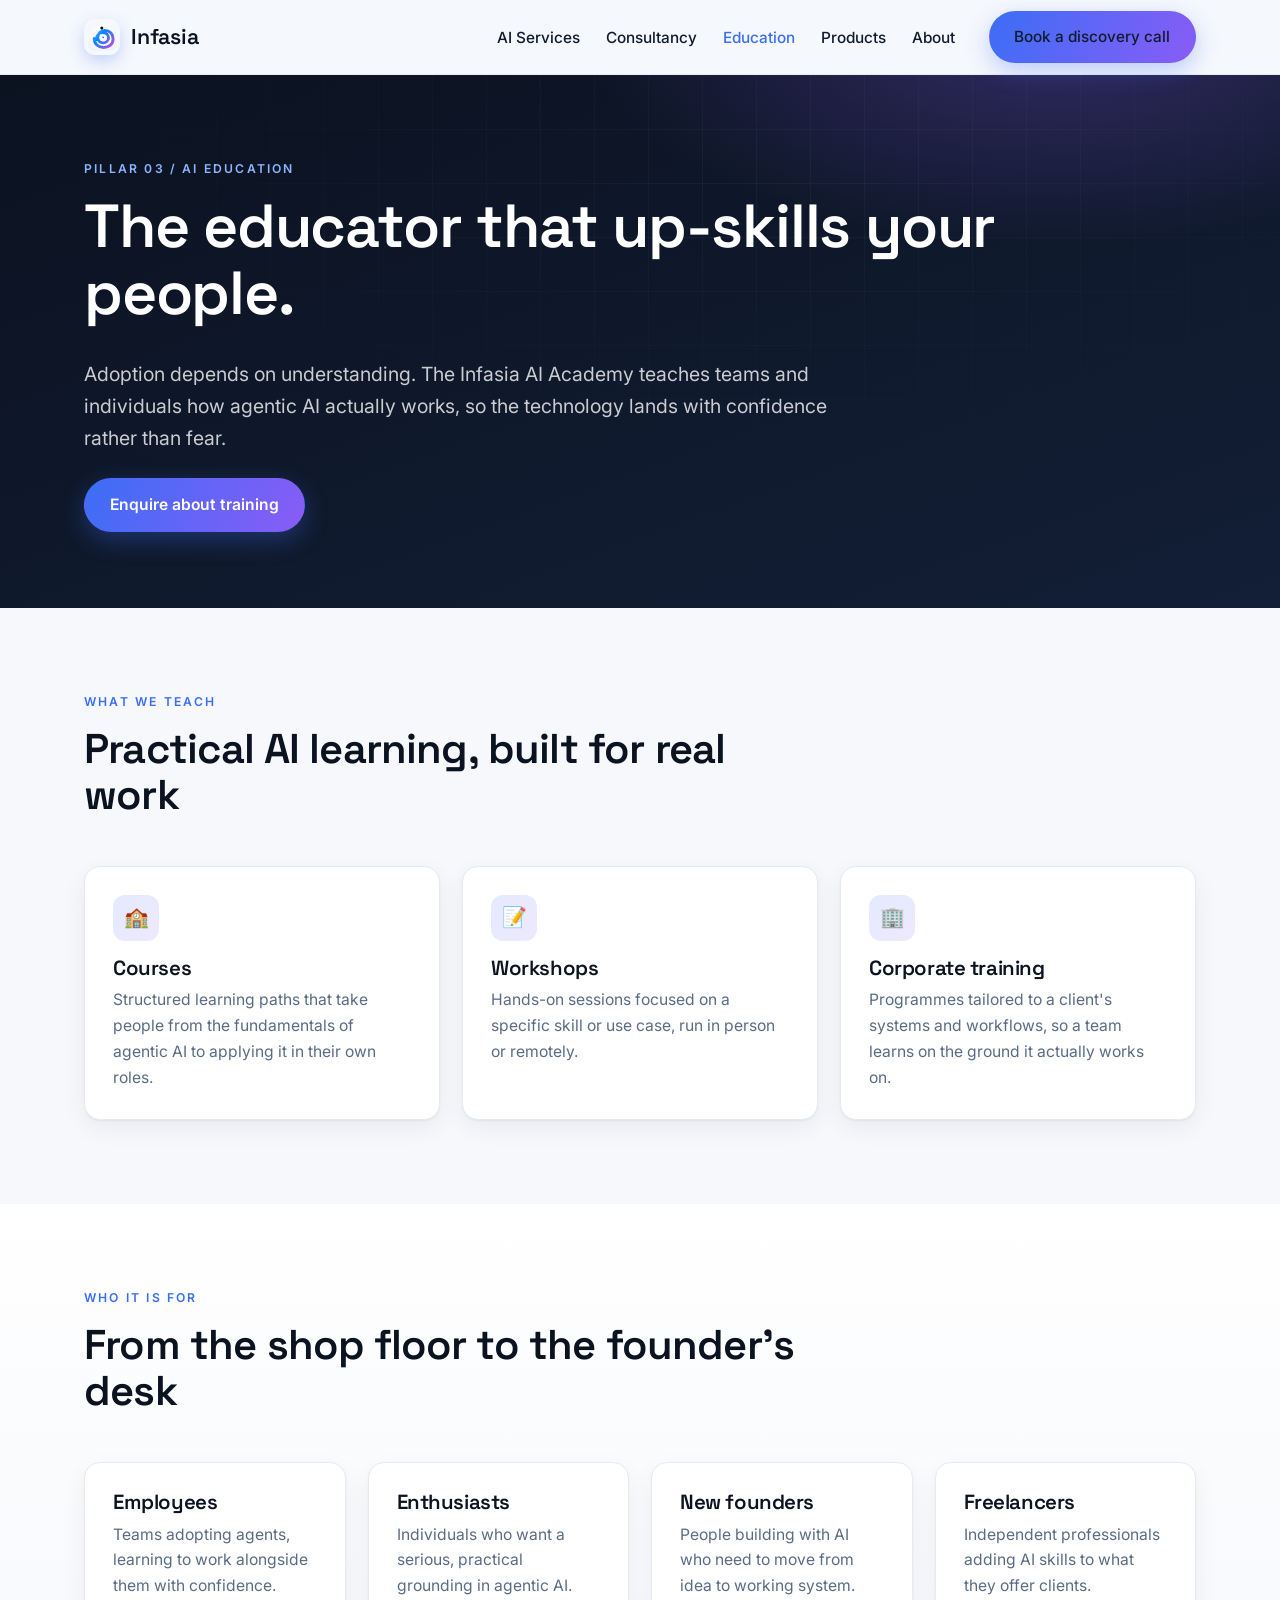
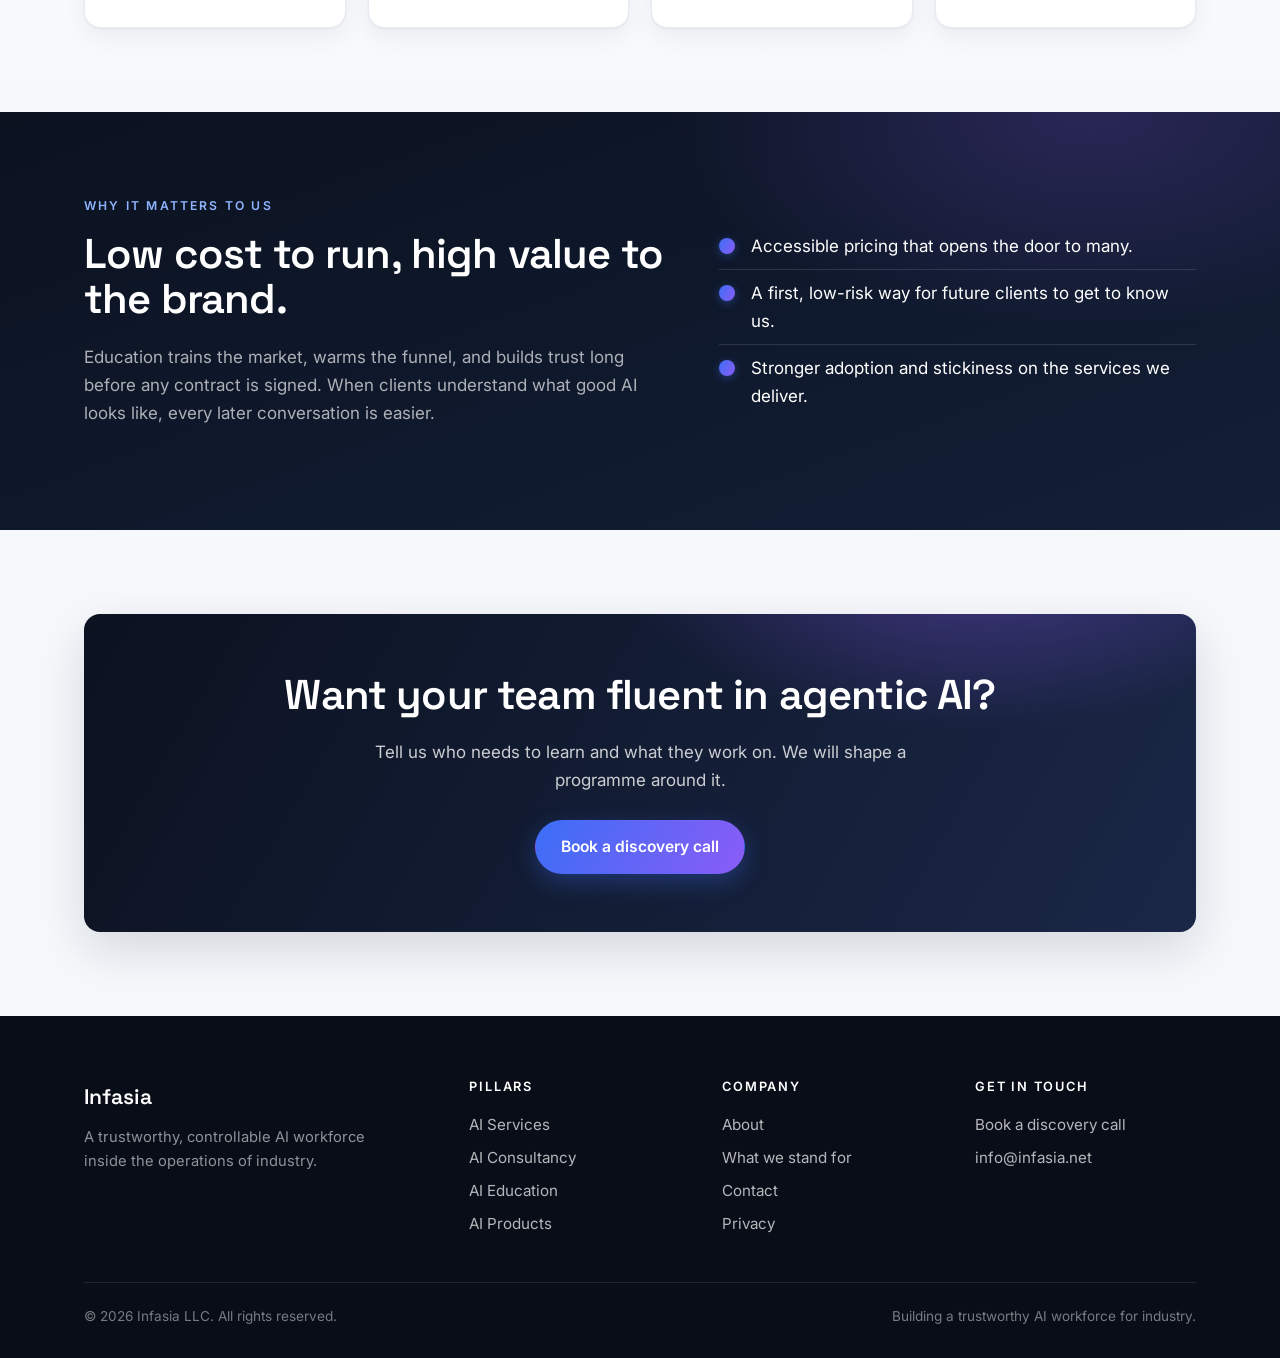
<file: education.html>
<!DOCTYPE html>
<html lang="en">
<head>
<meta charset="UTF-8" />
<meta name="viewport" content="width=device-width, initial-scale=1.0" />
<title>AI Education | Infasia AI Academy</title>
<meta name="description" content="Courses, workshops, and corporate training for employees, enthusiasts, new founders, and freelancers, delivered through the Infasia AI Academy." />
<link rel="preconnect" href="https://fonts.googleapis.com" />
<link rel="preconnect" href="https://fonts.gstatic.com" crossorigin />
<link href="https://fonts.googleapis.com/css2?family=Space+Grotesk:wght@400;500;600;700&family=Inter:wght@400;500;600&display=swap" rel="stylesheet" />
<link rel="icon" href="assets/logo-mark.svg" type="image/svg+xml" />
<link rel="icon" type="image/png" href="assets/logo-mark.png" />
<link rel="apple-touch-icon" href="assets/logo-mark.png" />
<link rel="stylesheet" href="assets/styles.css" />
</head>
<body>

<header class="site-header">
  <div class="wrap nav">
    <a class="brand" href="index.html" aria-label="Infasia home">
      <img class="mark" src="assets/logo-mark.svg" alt="Infasia logo" width="36" height="36" />
      <span class="name">Infasia</span>
    </a>
    <button class="nav-toggle" aria-label="Menu">&#9776;</button>
    <ul class="nav-links">
      <li><a href="services.html">AI Services</a></li>
      <li><a href="consultancy.html">Consultancy</a></li>
      <li><a href="education.html">Education</a></li>
      <li><a href="products.html">Products</a></li>
      <li><a href="about.html">About</a></li>
      <li class="nav-cta"><a class="btn btn-gold" href="contact.html">Book a discovery call</a></li>
    </ul>
  </div>
</header>

<section class="page-head">
  <div class="wrap">
    <p class="eyebrow">Pillar 03 / AI Education</p>
    <h1>The educator that up-skills your people.</h1>
    <p class="lede">Adoption depends on understanding. The Infasia AI Academy teaches teams and individuals how agentic AI actually works, so the technology lands with confidence rather than fear.</p>
    <div class="actions" style="margin-top:24px;display:flex;gap:14px;flex-wrap:wrap;">
      <a class="btn btn-gold" href="contact.html">Enquire about training</a>
    </div>
  </div>
</section>

<section>
  <div class="wrap">
    <div class="section-head">
      <p class="eyebrow">What we teach</p>
      <h2>Practical AI learning, built for real work</h2>
    </div>
    <div class="grid grid-3">
      <div class="card">
        <div class="ic">&#127979;</div>
        <h3>Courses</h3>
        <p>Structured learning paths that take people from the fundamentals of agentic AI to applying it in their own roles.</p>
      </div>
      <div class="card">
        <div class="ic">&#128221;</div>
        <h3>Workshops</h3>
        <p>Hands-on sessions focused on a specific skill or use case, run in person or remotely.</p>
      </div>
      <div class="card">
        <div class="ic">&#127970;</div>
        <h3>Corporate training</h3>
        <p>Programmes tailored to a client's systems and workflows, so a team learns on the ground it actually works on.</p>
      </div>
    </div>
  </div>
</section>

<section class="bg-soft">
  <div class="wrap">
    <div class="section-head">
      <p class="eyebrow">Who it is for</p>
      <h2>From the shop floor to the founder's desk</h2>
    </div>
    <div class="grid grid-4">
      <div class="card"><h3>Employees</h3><p>Teams adopting agents, learning to work alongside them with confidence.</p></div>
      <div class="card"><h3>Enthusiasts</h3><p>Individuals who want a serious, practical grounding in agentic AI.</p></div>
      <div class="card"><h3>New founders</h3><p>People building with AI who need to move from idea to working system.</p></div>
      <div class="card"><h3>Freelancers</h3><p>Independent professionals adding AI skills to what they offer clients.</p></div>
    </div>
  </div>
</section>

<section class="bg-ink">
  <div class="wrap">
    <div class="split">
      <div>
        <p class="eyebrow">Why it matters to us</p>
        <h2>Low cost to run, high value to the brand.</h2>
        <p class="muted">Education trains the market, warms the funnel, and builds trust long before any contract is signed. When clients understand what good AI looks like, every later conversation is easier.</p>
      </div>
      <div>
        <ul class="ticks">
          <li>Accessible pricing that opens the door to many.</li>
          <li>A first, low-risk way for future clients to get to know us.</li>
          <li>Stronger adoption and stickiness on the services we deliver.</li>
        </ul>
      </div>
    </div>
  </div>
</section>

<section>
  <div class="wrap">
    <div class="cta-band">
      <h2>Want your team fluent in agentic AI?</h2>
      <p>Tell us who needs to learn and what they work on. We will shape a programme around it.</p>
      <div class="actions">
        <a class="btn btn-gold" href="contact.html">Book a discovery call</a>
      </div>
    </div>
  </div>
</section>

<footer class="site-footer">
  <div class="wrap">
    <div class="footer-grid">
      <div class="footer-brand">
        <span class="name">Infasia</span>
        <p>A trustworthy, controllable AI workforce inside the operations of industry.</p>
      </div>
      <div>
        <h4>Pillars</h4>
        <a href="services.html">AI Services</a>
        <a href="consultancy.html">AI Consultancy</a>
        <a href="education.html">AI Education</a>
        <a href="products.html">AI Products</a>
      </div>
      <div>
        <h4>Company</h4>
        <a href="about.html">About</a>
        <a href="about.html#values">What we stand for</a>
        <a href="contact.html">Contact</a>
        <a href="privacy.html">Privacy</a>
      </div>
      <div>
        <h4>Get in touch</h4>
        <a href="contact.html">Book a discovery call</a>
        <a href="mailto:info@infasia.net">info@infasia.net</a>
      </div>
    </div>
    <div class="footer-bottom">
      <span>&copy; 2026 Infasia LLC. All rights reserved.</span>
      <span>Building a trustworthy AI workforce for industry.</span>
    </div>
  </div>
</footer>

<script src="assets/site.js"></script>
</body>
</html>
</file>
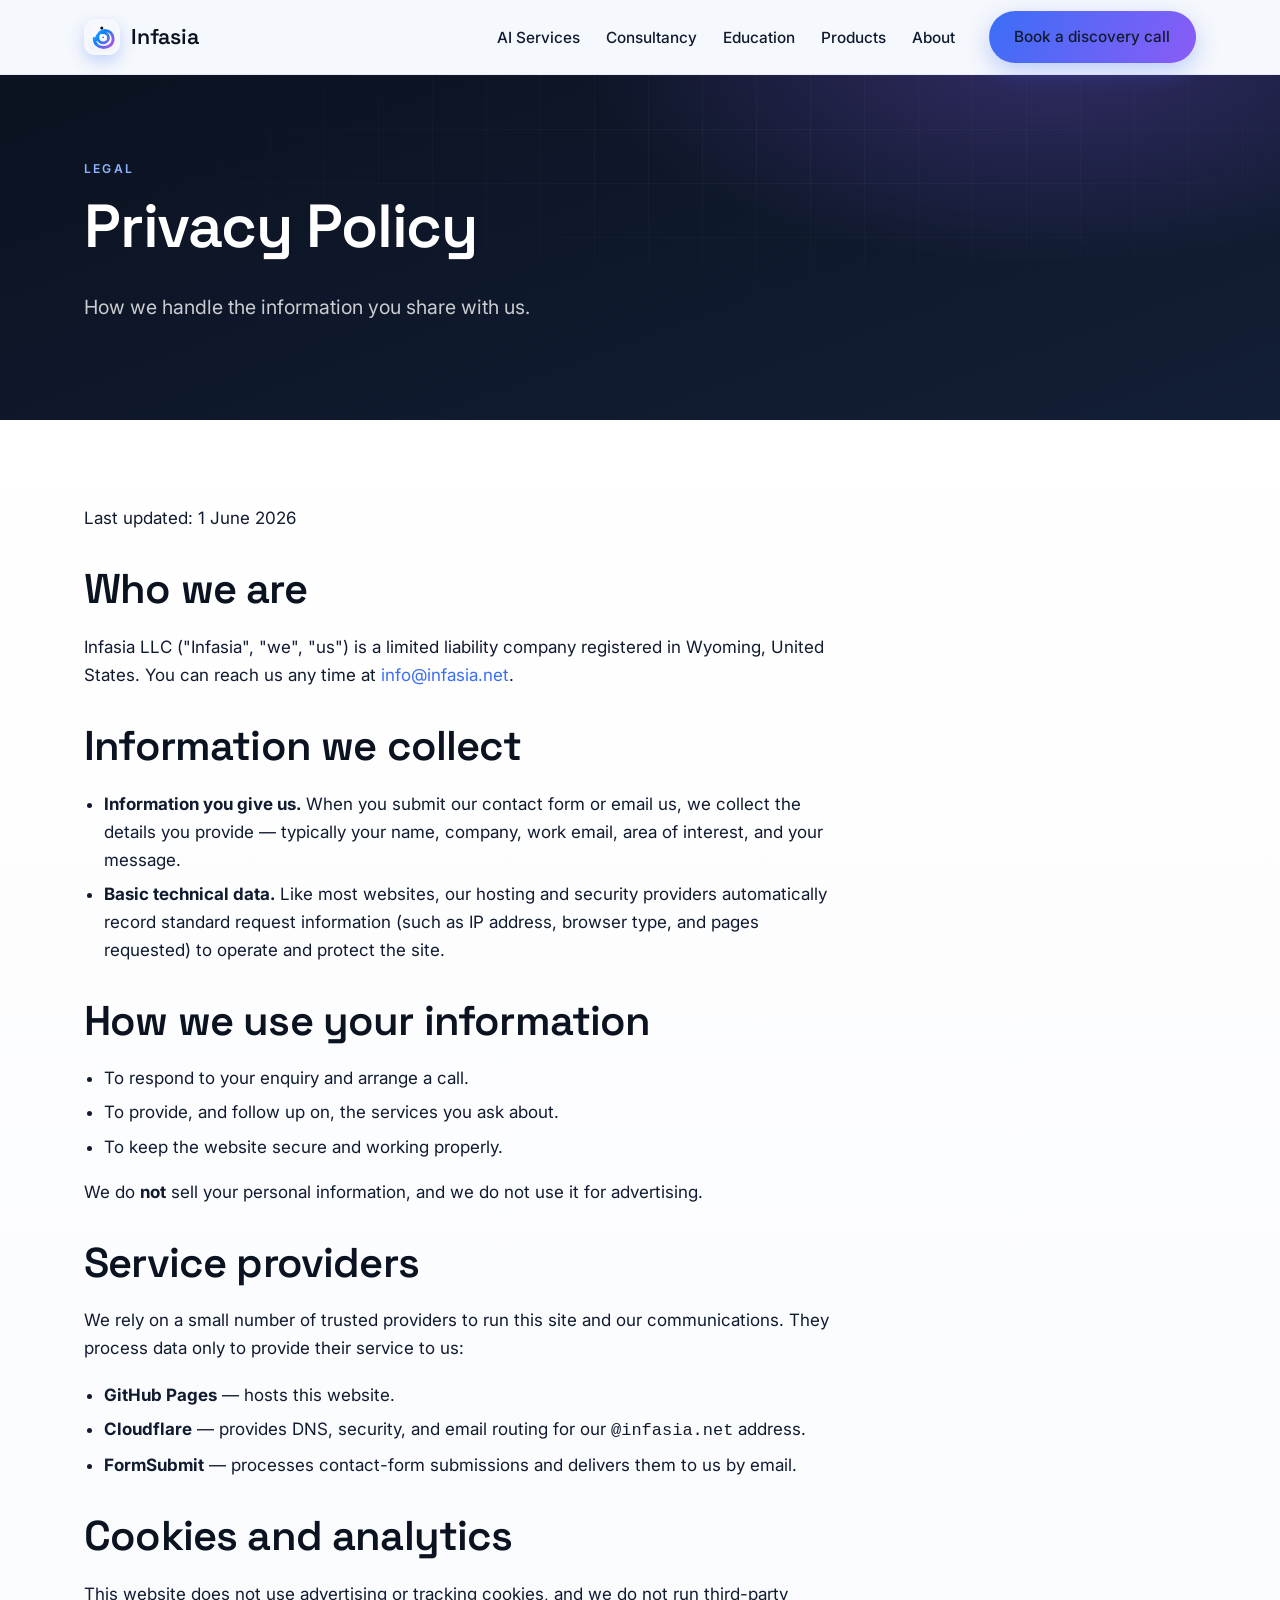
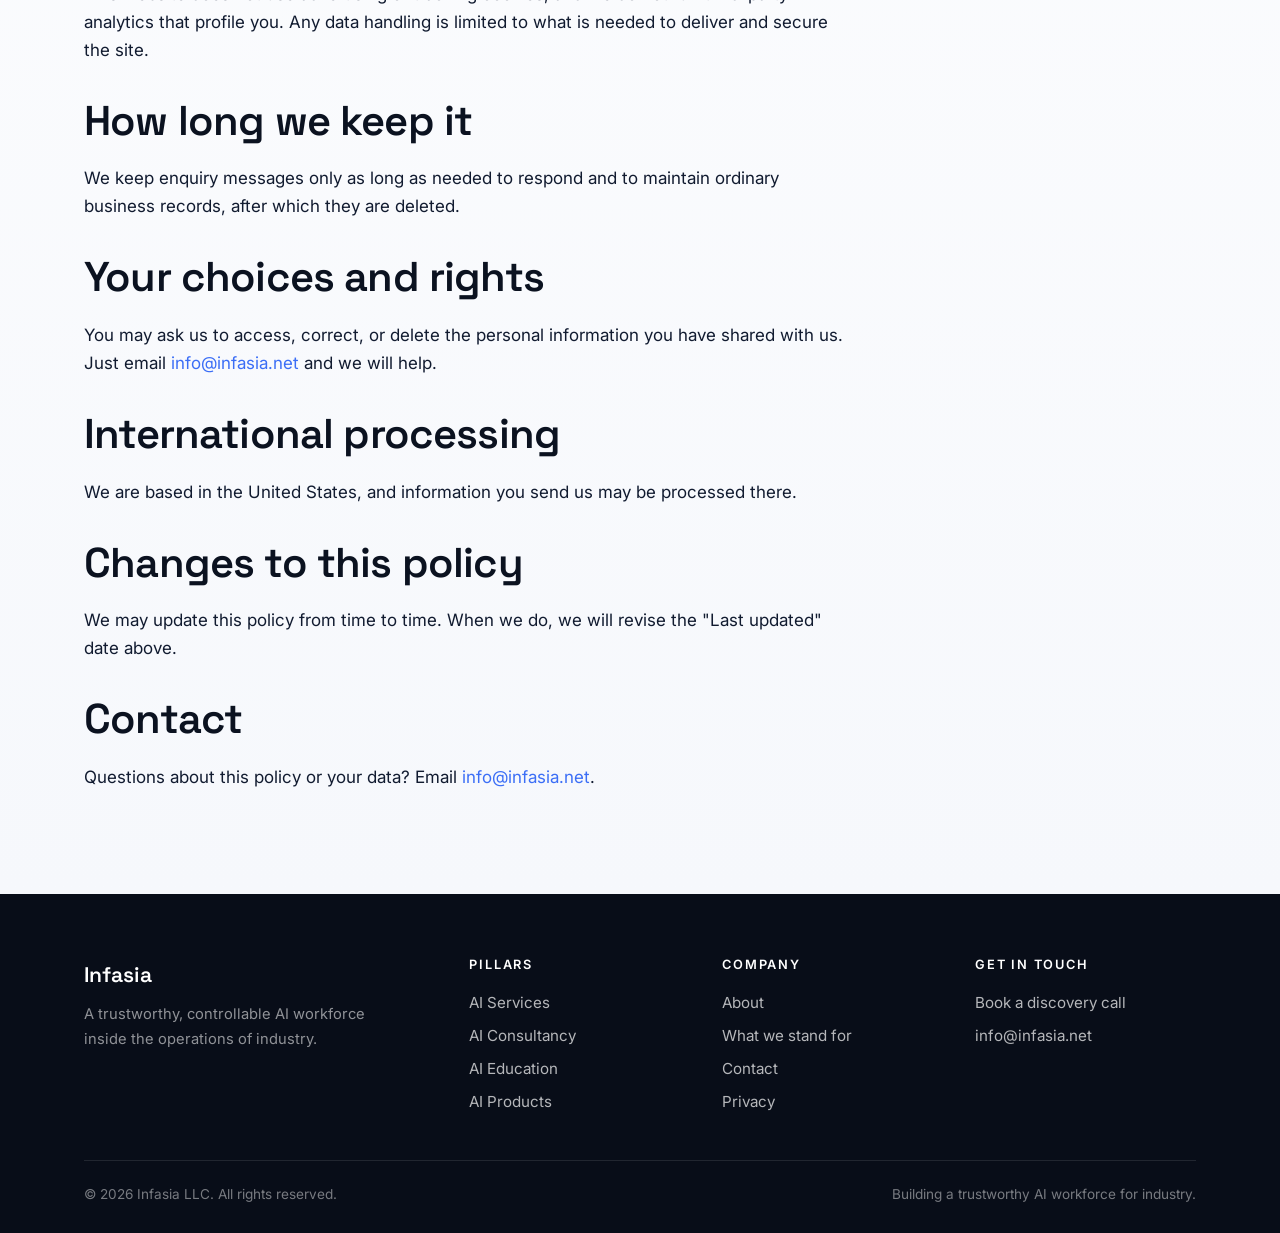
<file: privacy.html>
<!DOCTYPE html>
<html lang="en">
<head>
<meta charset="UTF-8" />
<meta name="viewport" content="width=device-width, initial-scale=1.0" />
<title>Privacy Policy | Infasia</title>
<meta name="description" content="How Infasia LLC collects, uses, and protects your personal information." />
<link rel="preconnect" href="https://fonts.googleapis.com" />
<link rel="preconnect" href="https://fonts.gstatic.com" crossorigin />
<link href="https://fonts.googleapis.com/css2?family=Space+Grotesk:wght@400;500;600;700&family=Inter:wght@400;500;600&display=swap" rel="stylesheet" />
<link rel="icon" href="assets/logo-mark.svg" type="image/svg+xml" />
<link rel="icon" type="image/png" href="assets/logo-mark.png" />
<link rel="apple-touch-icon" href="assets/logo-mark.png" />
<link rel="stylesheet" href="assets/styles.css" />
<style>
  .legal { max-width: 760px; }
  .legal h2 { margin-top: 34px; }
  .legal p, .legal li { color: var(--ink-700); }
  .legal ul { padding-left: 20px; }
  .legal li { margin: 6px 0; }
</style>
</head>
<body>

<header class="site-header">
  <div class="wrap nav">
    <a class="brand" href="index.html" aria-label="Infasia home">
      <img class="mark" src="assets/logo-mark.svg" alt="Infasia logo" width="36" height="36" />
      <span class="name">Infasia</span>
    </a>
    <button class="nav-toggle" aria-label="Menu">&#9776;</button>
    <ul class="nav-links">
      <li><a href="services.html">AI Services</a></li>
      <li><a href="consultancy.html">Consultancy</a></li>
      <li><a href="education.html">Education</a></li>
      <li><a href="products.html">Products</a></li>
      <li><a href="about.html">About</a></li>
      <li class="nav-cta"><a class="btn btn-gold" href="contact.html">Book a discovery call</a></li>
    </ul>
  </div>
</header>

<section class="page-head">
  <div class="wrap">
    <p class="eyebrow">Legal</p>
    <h1>Privacy Policy</h1>
    <p class="lede">How we handle the information you share with us.</p>
  </div>
</section>

<section class="bg-soft">
  <div class="wrap">
    <div class="legal">
      <p class="muted">Last updated: 1 June 2026</p>

      <h2>Who we are</h2>
      <p>Infasia LLC ("Infasia", "we", "us") is a limited liability company registered in Wyoming, United States. You can reach us any time at <a href="mailto:info@infasia.net">info@infasia.net</a>.</p>

      <h2>Information we collect</h2>
      <ul>
        <li><strong>Information you give us.</strong> When you submit our contact form or email us, we collect the details you provide — typically your name, company, work email, area of interest, and your message.</li>
        <li><strong>Basic technical data.</strong> Like most websites, our hosting and security providers automatically record standard request information (such as IP address, browser type, and pages requested) to operate and protect the site.</li>
      </ul>

      <h2>How we use your information</h2>
      <ul>
        <li>To respond to your enquiry and arrange a call.</li>
        <li>To provide, and follow up on, the services you ask about.</li>
        <li>To keep the website secure and working properly.</li>
      </ul>
      <p>We do <strong>not</strong> sell your personal information, and we do not use it for advertising.</p>

      <h2>Service providers</h2>
      <p>We rely on a small number of trusted providers to run this site and our communications. They process data only to provide their service to us:</p>
      <ul>
        <li><strong>GitHub Pages</strong> — hosts this website.</li>
        <li><strong>Cloudflare</strong> — provides DNS, security, and email routing for our <code>@infasia.net</code> address.</li>
        <li><strong>FormSubmit</strong> — processes contact-form submissions and delivers them to us by email.</li>
      </ul>

      <h2>Cookies and analytics</h2>
      <p>This website does not use advertising or tracking cookies, and we do not run third-party analytics that profile you. Any data handling is limited to what is needed to deliver and secure the site.</p>

      <h2>How long we keep it</h2>
      <p>We keep enquiry messages only as long as needed to respond and to maintain ordinary business records, after which they are deleted.</p>

      <h2>Your choices and rights</h2>
      <p>You may ask us to access, correct, or delete the personal information you have shared with us. Just email <a href="mailto:info@infasia.net">info@infasia.net</a> and we will help.</p>

      <h2>International processing</h2>
      <p>We are based in the United States, and information you send us may be processed there.</p>

      <h2>Changes to this policy</h2>
      <p>We may update this policy from time to time. When we do, we will revise the "Last updated" date above.</p>

      <h2>Contact</h2>
      <p>Questions about this policy or your data? Email <a href="mailto:info@infasia.net">info@infasia.net</a>.</p>
    </div>
  </div>
</section>

<footer class="site-footer">
  <div class="wrap">
    <div class="footer-grid">
      <div class="footer-brand">
        <span class="name">Infasia</span>
        <p>A trustworthy, controllable AI workforce inside the operations of industry.</p>
      </div>
      <div>
        <h4>Pillars</h4>
        <a href="services.html">AI Services</a>
        <a href="consultancy.html">AI Consultancy</a>
        <a href="education.html">AI Education</a>
        <a href="products.html">AI Products</a>
      </div>
      <div>
        <h4>Company</h4>
        <a href="about.html">About</a>
        <a href="about.html#values">What we stand for</a>
        <a href="contact.html">Contact</a>
        <a href="privacy.html">Privacy</a>
      </div>
      <div>
        <h4>Get in touch</h4>
        <a href="contact.html">Book a discovery call</a>
        <a href="mailto:info@infasia.net">info@infasia.net</a>
      </div>
    </div>
    <div class="footer-bottom">
      <span>&copy; 2026 Infasia LLC. All rights reserved.</span>
      <span>Building a trustworthy AI workforce for industry.</span>
    </div>
  </div>
</footer>
<script src="assets/site.js"></script>
</body>
</html>
</file>
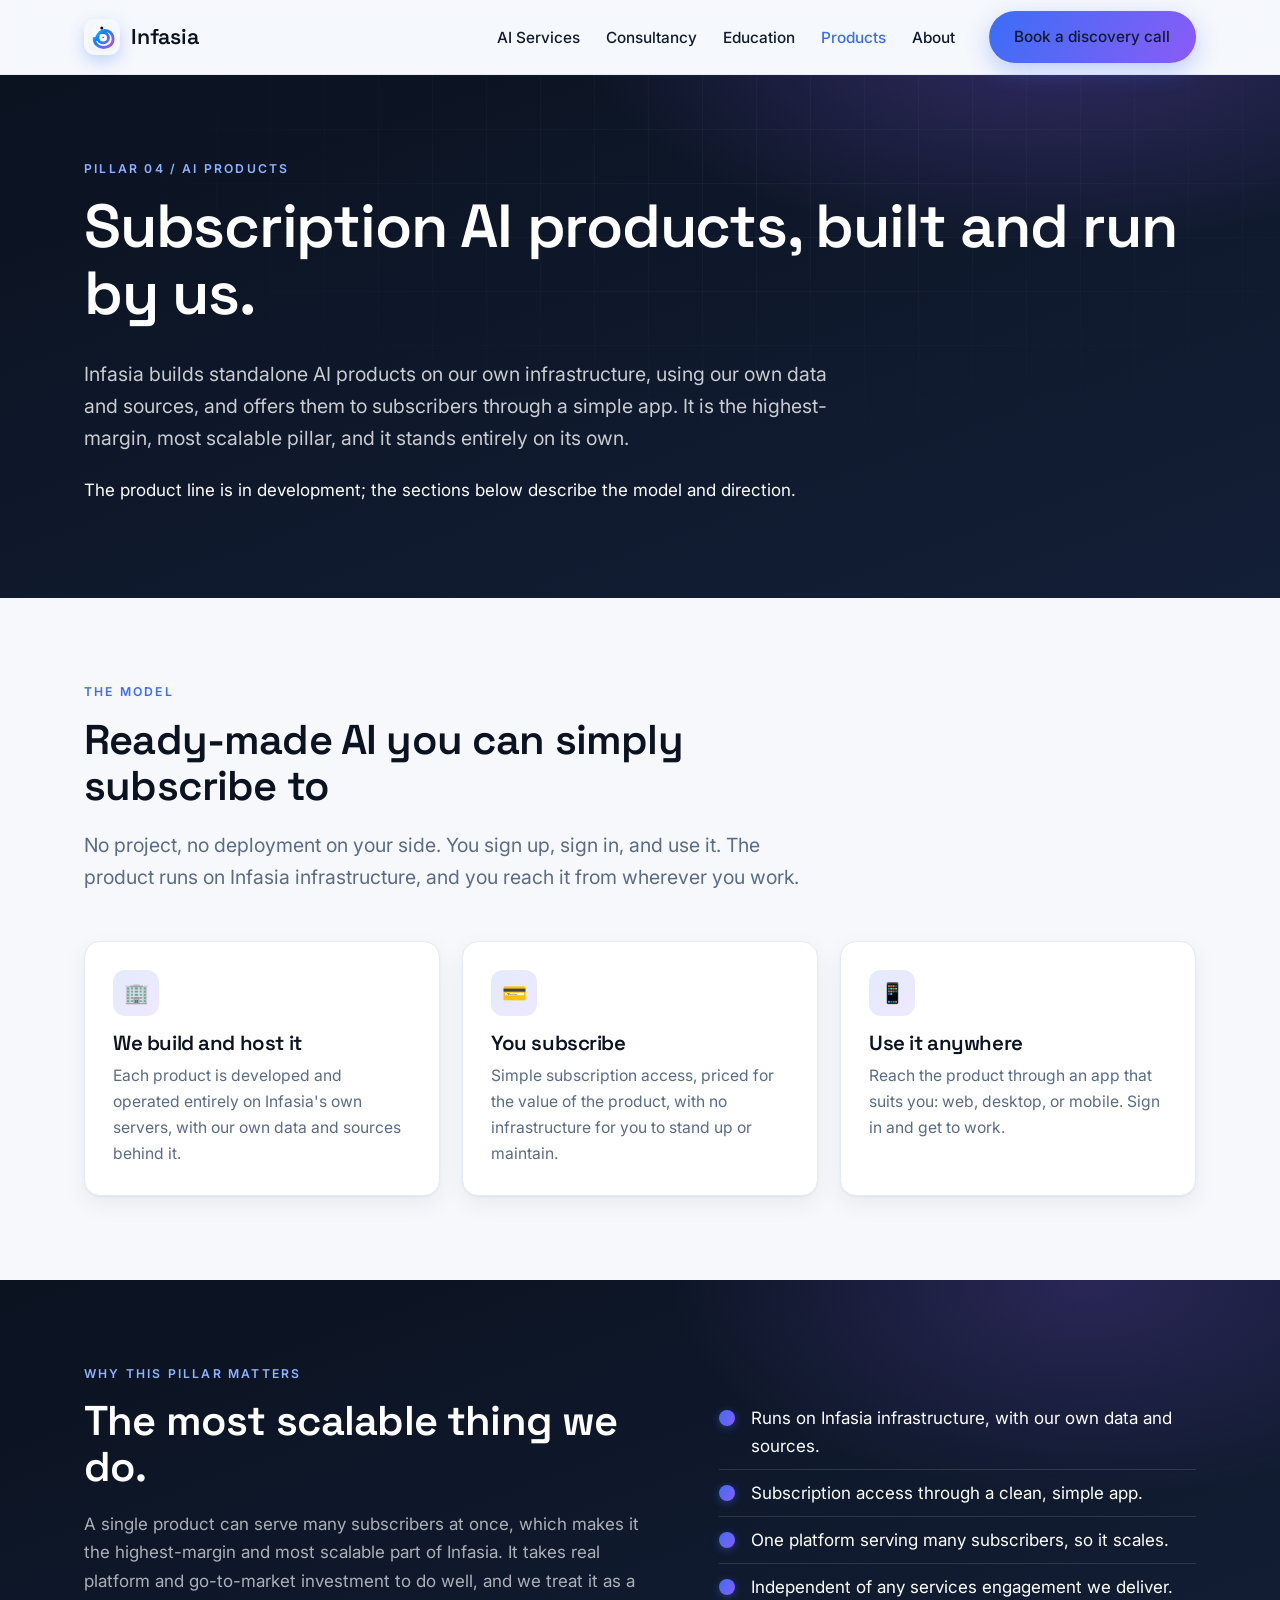
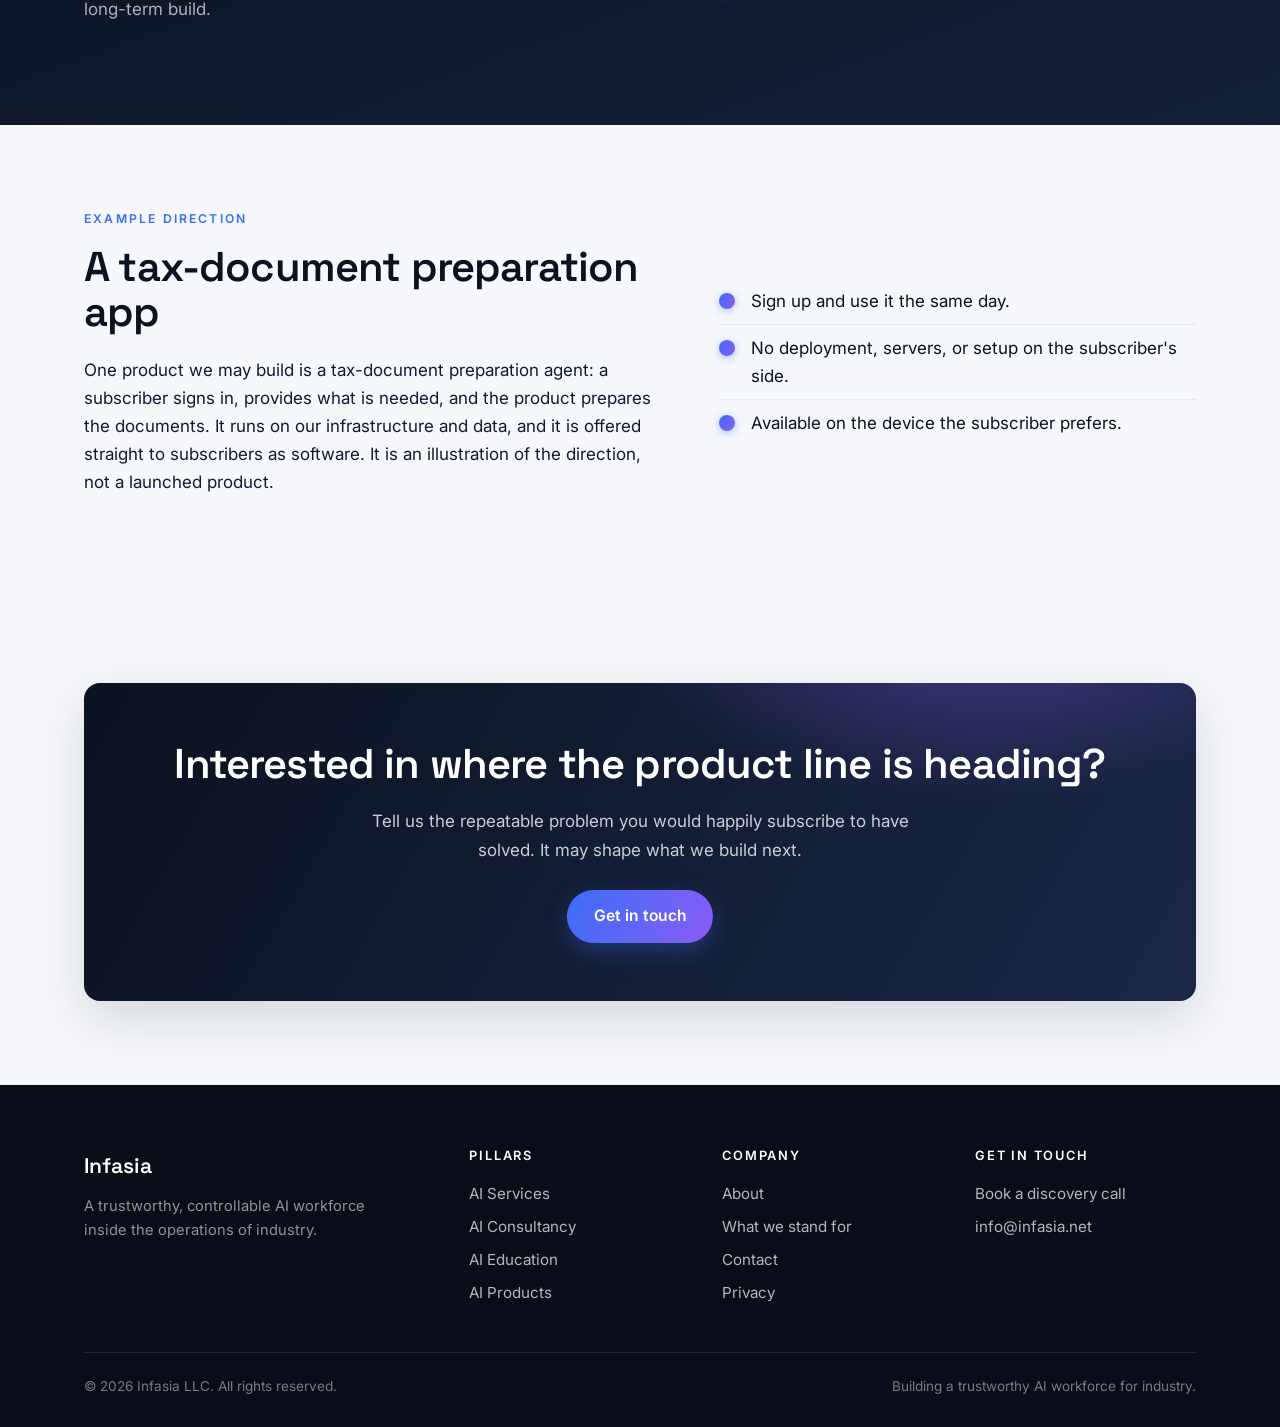
<file: products.html>
<!DOCTYPE html>
<html lang="en">
<head>
<meta charset="UTF-8" />
<meta name="viewport" content="width=device-width, initial-scale=1.0" />
<title>AI Products | Infasia</title>
<meta name="description" content="Standalone subscription AI products, built and run on Infasia's own infrastructure and data, with simple access from web, desktop, or mobile." />
<link rel="preconnect" href="https://fonts.googleapis.com" />
<link rel="preconnect" href="https://fonts.gstatic.com" crossorigin />
<link href="https://fonts.googleapis.com/css2?family=Space+Grotesk:wght@400;500;600;700&family=Inter:wght@400;500;600&display=swap" rel="stylesheet" />
<link rel="icon" href="assets/logo-mark.svg" type="image/svg+xml" />
<link rel="icon" type="image/png" href="assets/logo-mark.png" />
<link rel="apple-touch-icon" href="assets/logo-mark.png" />
<link rel="stylesheet" href="assets/styles.css" />
</head>
<body>

<header class="site-header">
  <div class="wrap nav">
    <a class="brand" href="index.html" aria-label="Infasia home">
      <img class="mark" src="assets/logo-mark.svg" alt="Infasia logo" width="36" height="36" />
      <span class="name">Infasia</span>
    </a>
    <button class="nav-toggle" aria-label="Menu">&#9776;</button>
    <ul class="nav-links">
      <li><a href="services.html">AI Services</a></li>
      <li><a href="consultancy.html">Consultancy</a></li>
      <li><a href="education.html">Education</a></li>
      <li><a href="products.html">Products</a></li>
      <li><a href="about.html">About</a></li>
      <li class="nav-cta"><a class="btn btn-gold" href="contact.html">Book a discovery call</a></li>
    </ul>
  </div>
</header>

<section class="page-head">
  <div class="wrap">
    <p class="eyebrow">Pillar 04 / AI Products</p>
    <h1>Subscription AI products, built and run by us.</h1>
    <p class="lede">Infasia builds standalone AI products on our own infrastructure, using our own data and sources, and offers them to subscribers through a simple app. It is the highest-margin, most scalable pillar, and it stands entirely on its own.</p>
    <p>The product line is in development; the sections below describe the model and direction.</p>
  </div>
</section>

<!-- THE MODEL -->
<section>
  <div class="wrap">
    <div class="section-head">
      <p class="eyebrow">The model</p>
      <h2>Ready-made AI you can simply subscribe to</h2>
      <p class="lede muted">No project, no deployment on your side. You sign up, sign in, and use it. The product runs on Infasia infrastructure, and you reach it from wherever you work.</p>
    </div>
    <div class="grid grid-3">
      <div class="card">
        <div class="ic">&#127970;</div>
        <h3>We build and host it</h3>
        <p>Each product is developed and operated entirely on Infasia's own servers, with our own data and sources behind it.</p>
      </div>
      <div class="card">
        <div class="ic">&#128179;</div>
        <h3>You subscribe</h3>
        <p>Simple subscription access, priced for the value of the product, with no infrastructure for you to stand up or maintain.</p>
      </div>
      <div class="card">
        <div class="ic">&#128241;</div>
        <h3>Use it anywhere</h3>
        <p>Reach the product through an app that suits you: web, desktop, or mobile. Sign in and get to work.</p>
      </div>
    </div>
  </div>
</section>

<!-- WHY IT IS STRONG -->
<section class="bg-ink">
  <div class="wrap">
    <div class="split">
      <div>
        <p class="eyebrow">Why this pillar matters</p>
        <h2>The most scalable thing we do.</h2>
        <p class="muted">A single product can serve many subscribers at once, which makes it the highest-margin and most scalable part of Infasia. It takes real platform and go-to-market investment to do well, and we treat it as a long-term build.</p>
      </div>
      <div>
        <ul class="ticks">
          <li>Runs on Infasia infrastructure, with our own data and sources.</li>
          <li>Subscription access through a clean, simple app.</li>
          <li>One platform serving many subscribers, so it scales.</li>
          <li>Independent of any services engagement we deliver.</li>
        </ul>
      </div>
    </div>
  </div>
</section>

<!-- EXAMPLE DIRECTION -->
<section>
  <div class="wrap">
    <div class="split">
      <div>
        <p class="eyebrow">Example direction</p>
        <h2>A tax-document preparation app</h2>
        <p class="prose">One product we may build is a tax-document preparation agent: a subscriber signs in, provides what is needed, and the product prepares the documents. It runs on our infrastructure and data, and it is offered straight to subscribers as software. It is an illustration of the direction, not a launched product.</p>
      </div>
      <div>
        <ul class="ticks">
          <li>Sign up and use it the same day.</li>
          <li>No deployment, servers, or setup on the subscriber's side.</li>
          <li>Available on the device the subscriber prefers.</li>
        </ul>
      </div>
    </div>
  </div>
</section>

<!-- CTA -->
<section>
  <div class="wrap">
    <div class="cta-band">
      <h2>Interested in where the product line is heading?</h2>
      <p>Tell us the repeatable problem you would happily subscribe to have solved. It may shape what we build next.</p>
      <div class="actions">
        <a class="btn btn-gold" href="contact.html">Get in touch</a>
      </div>
    </div>
  </div>
</section>

<footer class="site-footer">
  <div class="wrap">
    <div class="footer-grid">
      <div class="footer-brand">
        <span class="name">Infasia</span>
        <p>A trustworthy, controllable AI workforce inside the operations of industry.</p>
      </div>
      <div>
        <h4>Pillars</h4>
        <a href="services.html">AI Services</a>
        <a href="consultancy.html">AI Consultancy</a>
        <a href="education.html">AI Education</a>
        <a href="products.html">AI Products</a>
      </div>
      <div>
        <h4>Company</h4>
        <a href="about.html">About</a>
        <a href="about.html#values">What we stand for</a>
        <a href="contact.html">Contact</a>
        <a href="privacy.html">Privacy</a>
      </div>
      <div>
        <h4>Get in touch</h4>
        <a href="contact.html">Book a discovery call</a>
        <a href="mailto:info@infasia.net">info@infasia.net</a>
      </div>
    </div>
    <div class="footer-bottom">
      <span>&copy; 2026 Infasia LLC. All rights reserved.</span>
      <span>Building a trustworthy AI workforce for industry.</span>
    </div>
  </div>
</footer>

<script src="assets/site.js"></script>
</body>
</html>
</file>
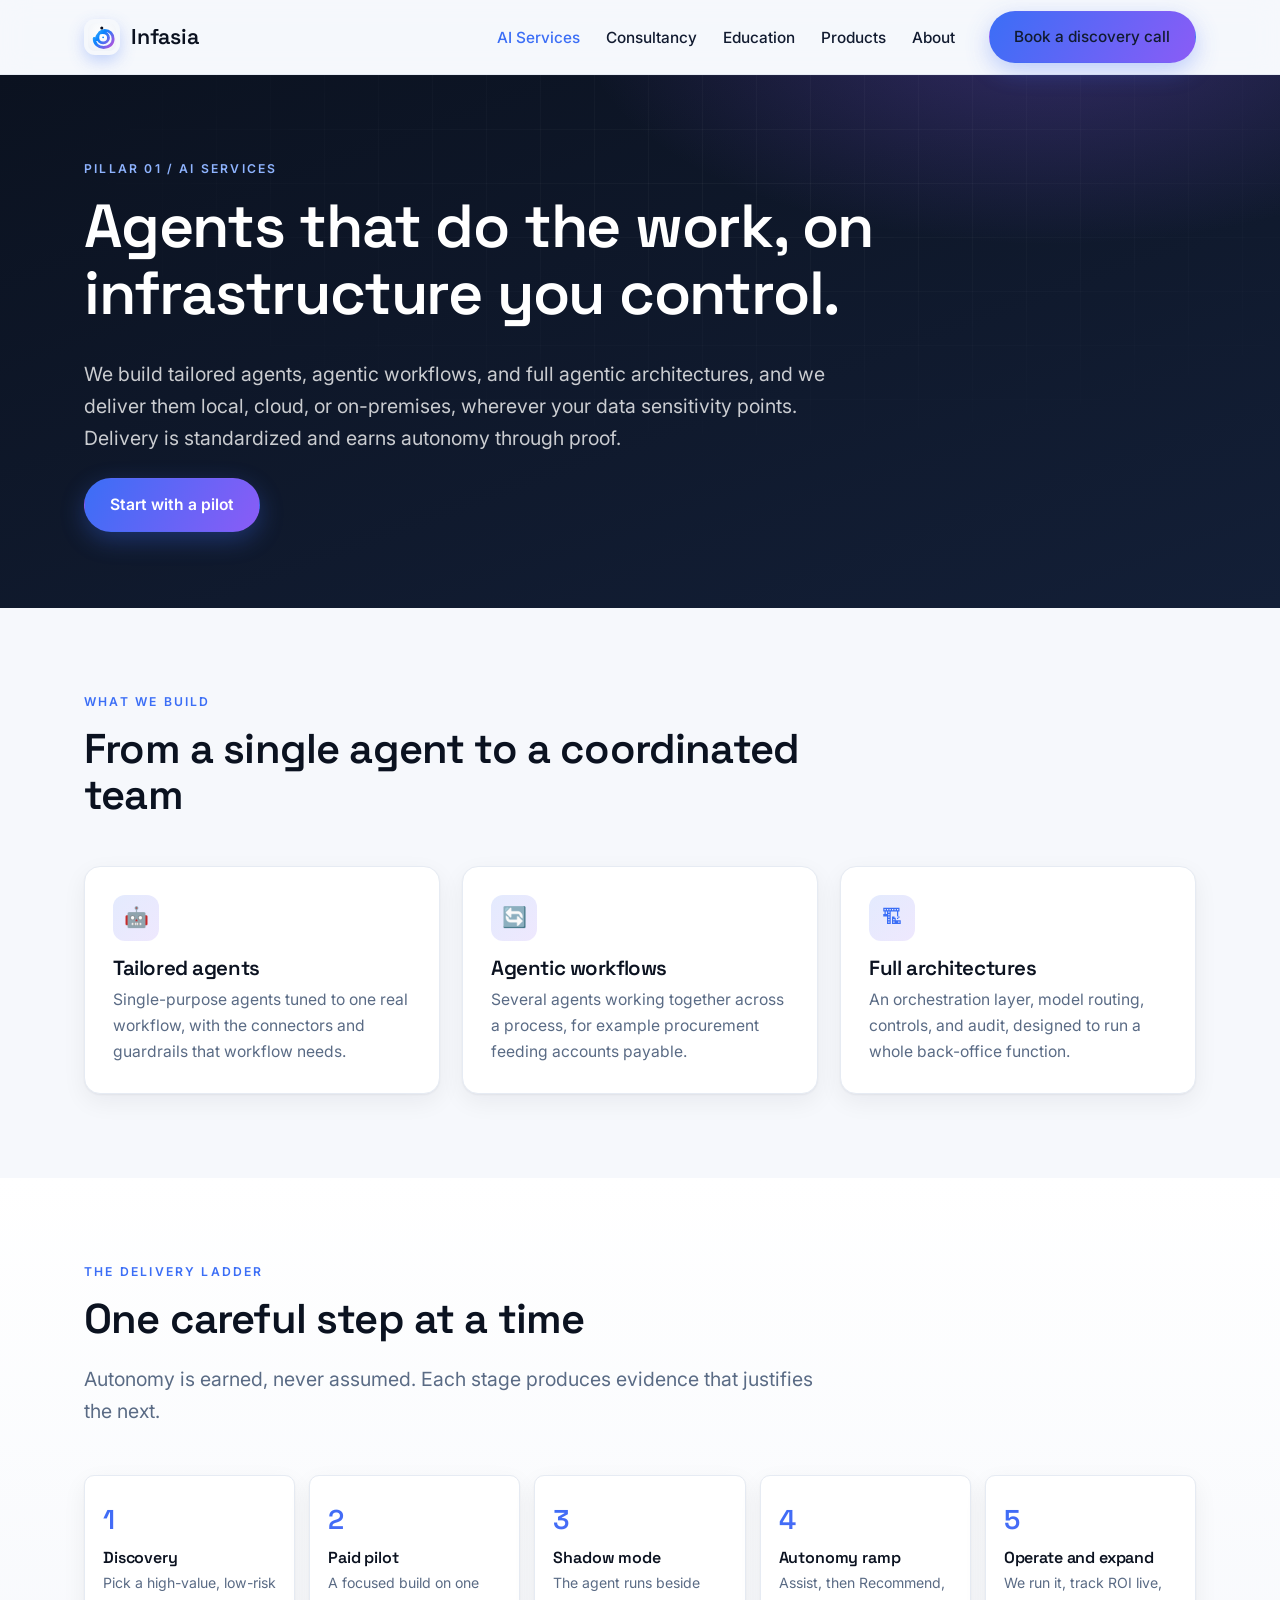
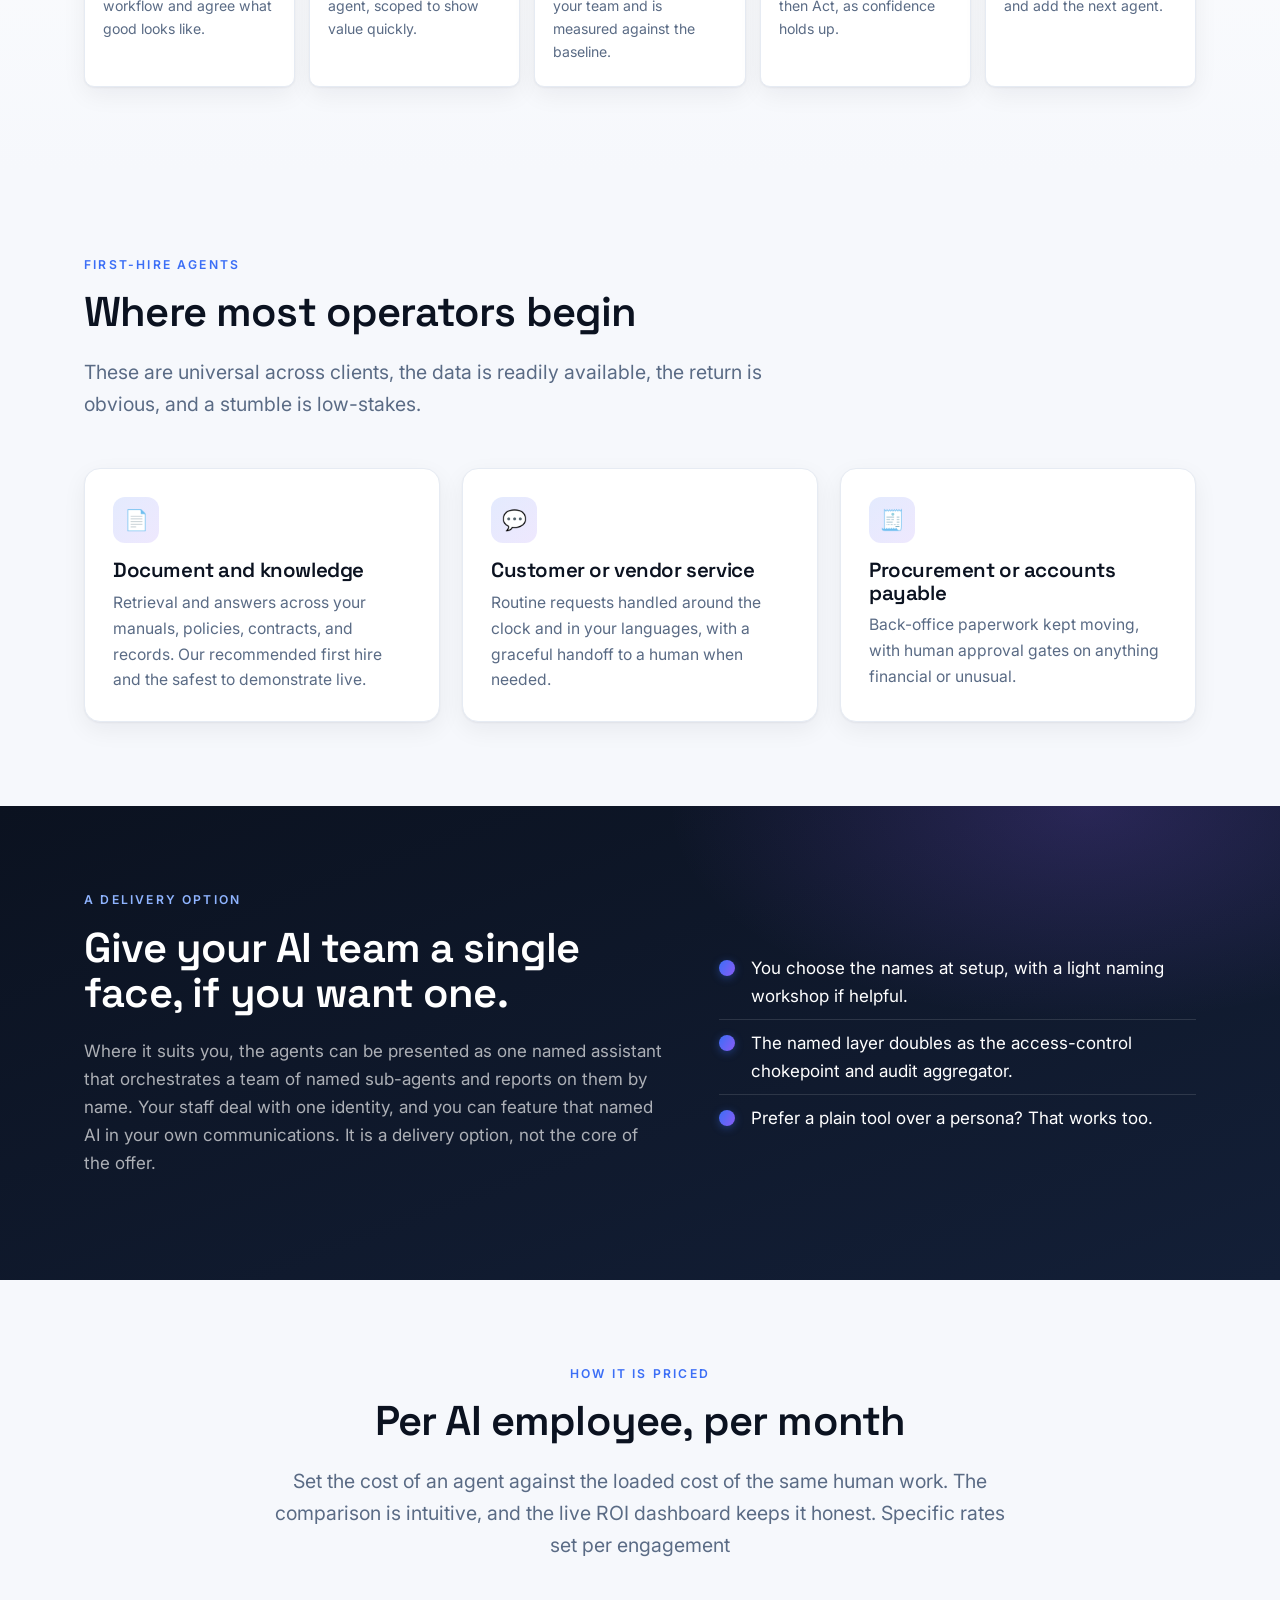
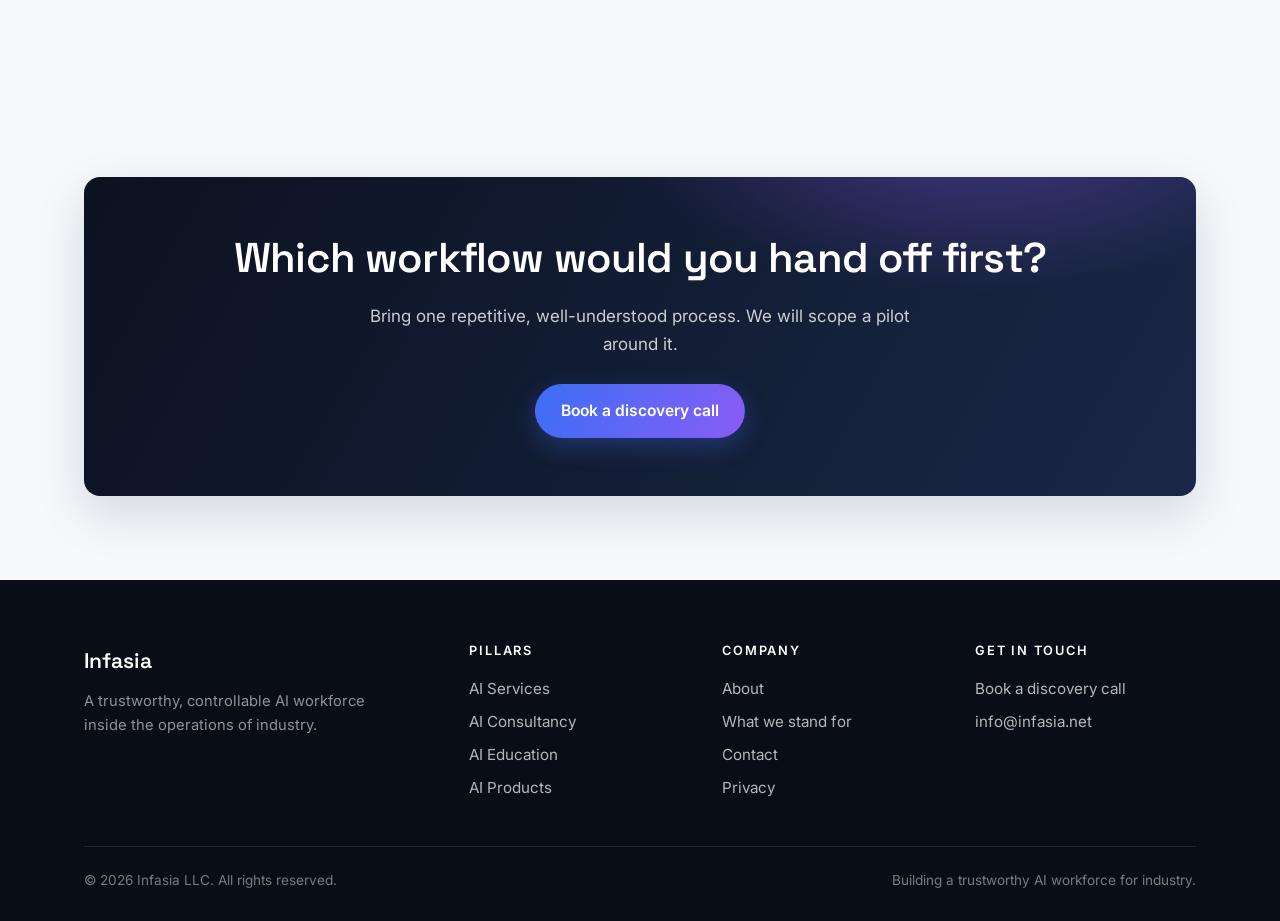
<file: services.html>
<!DOCTYPE html>
<html lang="en">
<head>
<meta charset="UTF-8" />
<meta name="viewport" content="width=device-width, initial-scale=1.0" />
<title>AI Services | Infasia</title>
<meta name="description" content="Tailored agents, agentic workflows, and full agentic architectures, delivered local, cloud, or on-premises. Standardized delivery that earns autonomy through proof." />
<link rel="preconnect" href="https://fonts.googleapis.com" />
<link rel="preconnect" href="https://fonts.gstatic.com" crossorigin />
<link href="https://fonts.googleapis.com/css2?family=Space+Grotesk:wght@400;500;600;700&family=Inter:wght@400;500;600&display=swap" rel="stylesheet" />
<link rel="icon" href="assets/logo-mark.svg" type="image/svg+xml" />
<link rel="icon" type="image/png" href="assets/logo-mark.png" />
<link rel="apple-touch-icon" href="assets/logo-mark.png" />
<link rel="stylesheet" href="assets/styles.css" />
</head>
<body>

<header class="site-header">
  <div class="wrap nav">
    <a class="brand" href="index.html" aria-label="Infasia home">
      <img class="mark" src="assets/logo-mark.svg" alt="Infasia logo" width="36" height="36" />
      <span class="name">Infasia</span>
    </a>
    <button class="nav-toggle" aria-label="Menu">&#9776;</button>
    <ul class="nav-links">
      <li><a href="services.html">AI Services</a></li>
      <li><a href="consultancy.html">Consultancy</a></li>
      <li><a href="education.html">Education</a></li>
      <li><a href="products.html">Products</a></li>
      <li><a href="about.html">About</a></li>
      <li class="nav-cta"><a class="btn btn-gold" href="contact.html">Book a discovery call</a></li>
    </ul>
  </div>
</header>

<section class="page-head">
  <div class="wrap">
    <p class="eyebrow">Pillar 01 / AI Services</p>
    <h1>Agents that do the work, on infrastructure you control.</h1>
    <p class="lede">We build tailored agents, agentic workflows, and full agentic architectures, and we deliver them local, cloud, or on-premises, wherever your data sensitivity points. Delivery is standardized and earns autonomy through proof.</p>
    <div class="actions" style="margin-top:24px;display:flex;gap:14px;flex-wrap:wrap;">
      <a class="btn btn-gold" href="contact.html">Start with a pilot</a>
    </div>
  </div>
</section>

<!-- WHAT WE BUILD -->
<section>
  <div class="wrap">
    <div class="section-head">
      <p class="eyebrow">What we build</p>
      <h2>From a single agent to a coordinated team</h2>
    </div>
    <div class="grid grid-3">
      <div class="card">
        <div class="ic">&#129302;</div>
        <h3>Tailored agents</h3>
        <p>Single-purpose agents tuned to one real workflow, with the connectors and guardrails that workflow needs.</p>
      </div>
      <div class="card">
        <div class="ic">&#128260;</div>
        <h3>Agentic workflows</h3>
        <p>Several agents working together across a process, for example procurement feeding accounts payable.</p>
      </div>
      <div class="card">
        <div class="ic">&#127959;</div>
        <h3>Full architectures</h3>
        <p>An orchestration layer, model routing, controls, and audit, designed to run a whole back-office function.</p>
      </div>
    </div>
  </div>
</section>

<!-- DELIVERY LADDER -->
<section class="bg-soft">
  <div class="wrap">
    <div class="section-head">
      <p class="eyebrow">The delivery ladder</p>
      <h2>One careful step at a time</h2>
      <p class="lede muted">Autonomy is earned, never assumed. Each stage produces evidence that justifies the next.</p>
    </div>
    <div class="ladder">
      <div class="step"><div class="n">1</div><h4>Discovery</h4><p>Pick a high-value, low-risk workflow and agree what good looks like.</p></div>
      <div class="step"><div class="n">2</div><h4>Paid pilot</h4><p>A focused build on one agent, scoped to show value quickly.</p></div>
      <div class="step"><div class="n">3</div><h4>Shadow mode</h4><p>The agent runs beside your team and is measured against the baseline.</p></div>
      <div class="step"><div class="n">4</div><h4>Autonomy ramp</h4><p>Assist, then Recommend, then Act, as confidence holds up.</p></div>
      <div class="step"><div class="n">5</div><h4>Operate and expand</h4><p>We run it, track ROI live, and add the next agent.</p></div>
    </div>
  </div>
</section>

<!-- FLAGSHIP AGENTS -->
<section>
  <div class="wrap">
    <div class="section-head">
      <p class="eyebrow">First-hire agents</p>
      <h2>Where most operators begin</h2>
      <p class="lede muted">These are universal across clients, the data is readily available, the return is obvious, and a stumble is low-stakes.</p>
    </div>
    <div class="grid grid-3">
      <div class="card">
        <div class="ic">&#128196;</div>
        <h3>Document and knowledge</h3>
        <p>Retrieval and answers across your manuals, policies, contracts, and records. Our recommended first hire and the safest to demonstrate live.</p>
      </div>
      <div class="card">
        <div class="ic">&#128172;</div>
        <h3>Customer or vendor service</h3>
        <p>Routine requests handled around the clock and in your languages, with a graceful handoff to a human when needed.</p>
      </div>
      <div class="card">
        <div class="ic">&#129534;</div>
        <h3>Procurement or accounts payable</h3>
        <p>Back-office paperwork kept moving, with human approval gates on anything financial or unusual.</p>
      </div>
    </div>
  </div>
</section>

<!-- NAMED AI OPTION -->
<section class="bg-ink">
  <div class="wrap">
    <div class="split">
      <div>
        <p class="eyebrow">A delivery option</p>
        <h2>Give your AI team a single face, if you want one.</h2>
        <p class="muted">Where it suits you, the agents can be presented as one named assistant that orchestrates a team of named sub-agents and reports on them by name. Your staff deal with one identity, and you can feature that named AI in your own communications. It is a delivery option, not the core of the offer.</p>
      </div>
      <div>
        <ul class="ticks">
          <li>You choose the names at setup, with a light naming workshop if helpful.</li>
          <li>The named layer doubles as the access-control chokepoint and audit aggregator.</li>
          <li>Prefer a plain tool over a persona? That works too.</li>
        </ul>
      </div>
    </div>
  </div>
</section>

<!-- PRICING -->
<section>
  <div class="wrap">
    <div class="section-head center">
      <p class="eyebrow">How it is priced</p>
      <h2>Per AI employee, per month</h2>
      <p class="lede muted">Set the cost of an agent against the loaded cost of the same human work. The comparison is intuitive, and the live ROI dashboard keeps it honest. Specific rates set per engagement</p>
    </div>
  </div>
</section>

<!-- CTA -->
<section>
  <div class="wrap">
    <div class="cta-band">
      <h2>Which workflow would you hand off first?</h2>
      <p>Bring one repetitive, well-understood process. We will scope a pilot around it.</p>
      <div class="actions">
        <a class="btn btn-gold" href="contact.html">Book a discovery call</a>
      </div>
    </div>
  </div>
</section>

<footer class="site-footer">
  <div class="wrap">
    <div class="footer-grid">
      <div class="footer-brand">
        <span class="name">Infasia</span>
        <p>A trustworthy, controllable AI workforce inside the operations of industry.</p>
      </div>
      <div>
        <h4>Pillars</h4>
        <a href="services.html">AI Services</a>
        <a href="consultancy.html">AI Consultancy</a>
        <a href="education.html">AI Education</a>
        <a href="products.html">AI Products</a>
      </div>
      <div>
        <h4>Company</h4>
        <a href="about.html">About</a>
        <a href="about.html#values">What we stand for</a>
        <a href="contact.html">Contact</a>
        <a href="privacy.html">Privacy</a>
      </div>
      <div>
        <h4>Get in touch</h4>
        <a href="contact.html">Book a discovery call</a>
        <a href="mailto:info@infasia.net">info@infasia.net</a>
      </div>
    </div>
    <div class="footer-bottom">
      <span>&copy; 2026 Infasia LLC. All rights reserved.</span>
      <span>Building a trustworthy AI workforce for industry.</span>
    </div>
  </div>
</footer>

<script src="assets/site.js"></script>
</body>
</html>
</file>
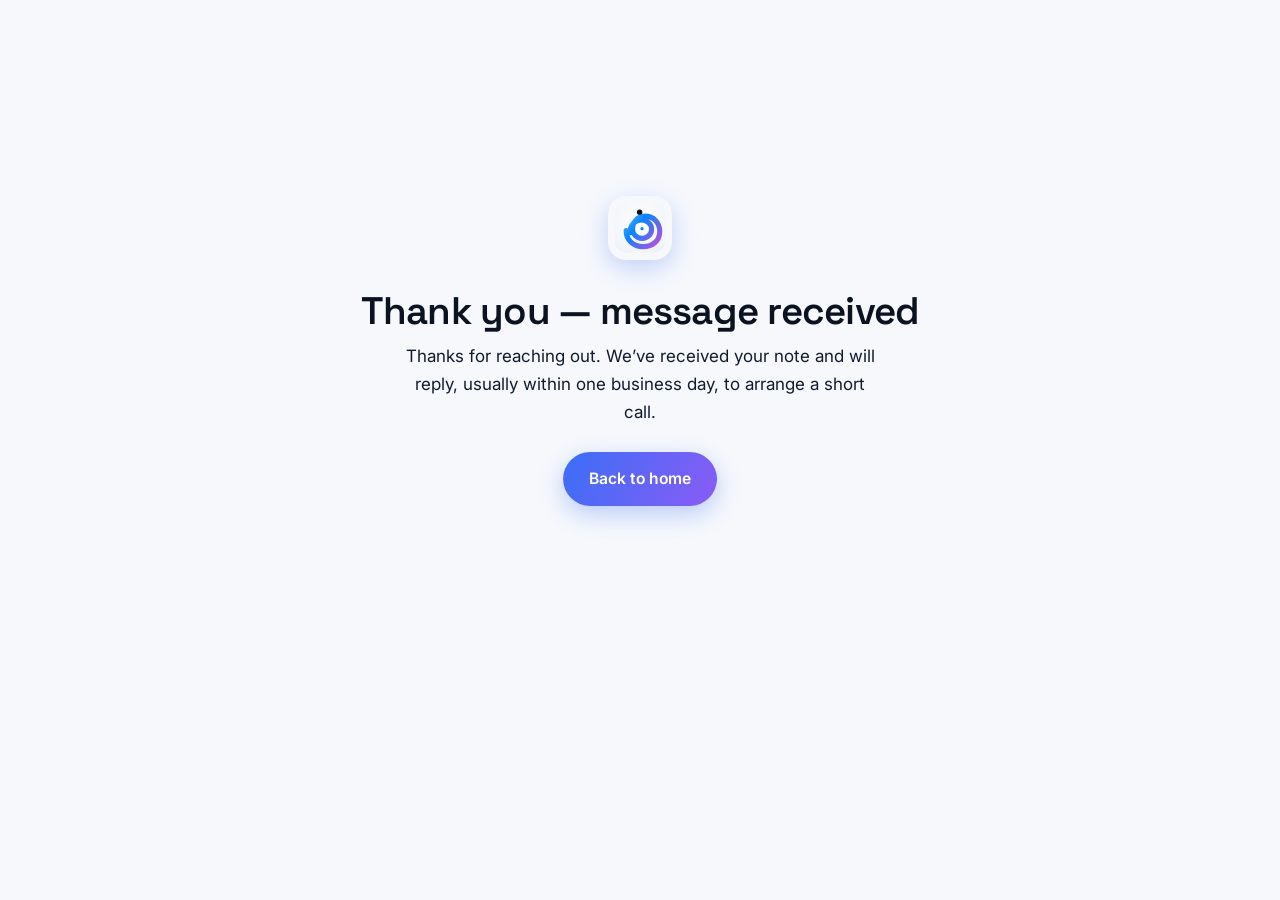
<file: thanks.html>
<!DOCTYPE html>
<html lang="en">
<head>
<meta charset="UTF-8" />
<meta name="viewport" content="width=device-width, initial-scale=1.0" />
<title>Thank you | Infasia</title>
<meta name="robots" content="noindex" />
<link rel="icon" href="assets/logo-mark.svg" type="image/svg+xml" />
<link rel="icon" type="image/png" href="assets/logo-mark.png" />
<link rel="apple-touch-icon" href="assets/logo-mark.png" />
<link rel="preconnect" href="https://fonts.googleapis.com" />
<link rel="preconnect" href="https://fonts.gstatic.com" crossorigin />
<link href="https://fonts.googleapis.com/css2?family=Space+Grotesk:wght@400;500;600;700&family=Inter:wght@400;500;600&display=swap" rel="stylesheet" />
<link rel="stylesheet" href="assets/styles.css" />
<style>
  .ty-wrap { min-height: 78vh; display: grid; place-items: center; text-align: center; padding: 60px 20px; }
  .ty-wrap img { width: 64px; height: 64px; border-radius: 18px; box-shadow: 0 8px 24px rgba(59,110,246,.28); margin-bottom: 22px; }
  .ty-wrap h1 { font-family: var(--display); font-size: 2.4rem; margin: 0 0 10px; }
  .ty-wrap p { color: var(--ink-700); max-width: 480px; margin: 0 auto 26px; }
</style>
</head>
<body>
  <main class="ty-wrap">
    <div>
      <img src="assets/logo-mark.svg" alt="Infasia logo" width="64" height="64" />
      <h1>Thank you &mdash; message received</h1>
      <p>Thanks for reaching out. We&rsquo;ve received your note and will reply, usually within one business day, to arrange a short call.</p>
      <a class="btn btn-gold" href="index.html">Back to home</a>
    </div>
  </main>
</body>
</html>
</file>
<file: assets/styles.css>
/* ==========================================================================
   Infasia LLC - shared site styles
   A trustworthy, controllable AI workforce for industry
   Visual language: prestigious deep-tech. Cool ink, luminous blue-to-violet.
   ========================================================================== */

:root {
  --ink: #0B1220;          /* deep midnight, primary */
  --ink-700: #111B30;
  --ink-500: #1B2942;      /* gradient mid */
  --ink-400: #24344f;
  --slate: #58688200;      /* placeholder, overridden below */
  --slate: #5a6b85;        /* muted body text on light */
  --line: #e6ebf3;         /* cool hairline on light */
  --ivory: #F6F8FC;        /* page background, cool off-white */
  --ivory-card: #ffffff;   /* raised card */

  --gold: #3B6EF6;         /* primary accent (kept name for back-compat) */
  --gold-soft: #8FB4FF;    /* lighter accent for on-dark text */
  --violet: #8A5CF6;       /* secondary accent */
  --cyan: #38D6E0;         /* tertiary glow */
  --accent-grad: linear-gradient(120deg, #3B6EF6 0%, #8A5CF6 100%);
  --accent-grad-soft: linear-gradient(120deg, #5B86F8 0%, #9B72F7 100%);

  --white: #ffffff;

  --maxw: 1160px;
  --radius: 16px;
  --radius-sm: 10px;
  --shadow-sm: 0 1px 2px rgba(11,18,32,.05), 0 8px 24px rgba(11,18,32,.06);
  --shadow-md: 0 18px 50px rgba(11,18,32,.14);
  --glow: 0 0 0 1px rgba(59,110,246,.25), 0 16px 50px rgba(59,110,246,.28);

  --display: "Space Grotesk", "Segoe UI", system-ui, sans-serif;
  --sans: "Inter", -apple-system, BlinkMacSystemFont, "Segoe UI", Roboto, Helvetica, Arial, sans-serif;
}

* { box-sizing: border-box; }
html { scroll-behavior: smooth; }

body {
  margin: 0;
  font-family: var(--sans);
  color: var(--ink);
  background: var(--ivory);
  line-height: 1.65;
  font-size: 17px;
  -webkit-font-smoothing: antialiased;
}

h1, h2, h3, h4 { font-family: var(--display); font-weight: 600; line-height: 1.1; color: var(--ink); margin: 0 0 .5em; letter-spacing: -0.02em; }
h1 { font-size: clamp(2.4rem, 5.2vw, 3.8rem); font-weight: 600; }
h2 { font-size: clamp(1.8rem, 3.6vw, 2.6rem); }
h3 { font-size: 1.28rem; }
p { margin: 0 0 1.1em; }
a { color: var(--gold); text-decoration: none; }
a:hover { color: var(--violet); }

.wrap { max-width: var(--maxw); margin: 0 auto; padding: 0 24px; }
.narrow { max-width: 780px; }

.eyebrow {
  font-family: var(--sans);
  font-size: .76rem;
  font-weight: 600;
  letter-spacing: .18em;
  text-transform: uppercase;
  color: var(--gold);
  margin: 0 0 .9rem;
}

.lede { font-size: 1.22rem; color: var(--ink-700); }
.muted { color: var(--slate); }
.grad-text { background: var(--accent-grad); -webkit-background-clip: text; background-clip: text; color: transparent; }

/* ---------- Buttons ---------- */
.btn {
  display: inline-block;
  font-family: var(--sans);
  font-weight: 600;
  font-size: .98rem;
  padding: .82em 1.6em;
  border-radius: 999px;
  border: 1.5px solid transparent;
  cursor: pointer;
  transition: transform .15s ease, box-shadow .2s ease, background .2s ease, color .2s ease, border-color .2s ease;
}
.btn:hover { transform: translateY(-1px); }
.btn-primary { background: var(--ink); color: var(--white); }
.btn-primary:hover { background: var(--ink-700); color: var(--white); }
.btn-gold { background: var(--accent-grad); color: var(--white); box-shadow: 0 8px 24px rgba(59,110,246,.32); }
.btn-gold:hover { background: var(--accent-grad-soft); color: var(--white); box-shadow: 0 12px 30px rgba(123,92,246,.4); }
.btn-ghost { border-color: var(--ink); color: var(--ink); background: transparent; }
.btn-ghost:hover { background: var(--ink); color: var(--white); }
.btn-ghost-light { border-color: rgba(255,255,255,.4); color: var(--white); background: rgba(255,255,255,.04); }
.btn-ghost-light:hover { background: var(--white); color: var(--ink); }

/* ---------- Header / nav ---------- */
.site-header {
  position: sticky; top: 0; z-index: 50;
  background: rgba(246,248,252,.82);
  backdrop-filter: saturate(180%) blur(14px);
  border-bottom: 1px solid var(--line);
}
.nav { display: flex; align-items: center; justify-content: space-between; height: 74px; }
.brand { display: flex; align-items: center; gap: 11px; }
.brand .mark { width: 36px; height: 36px; flex: none; border-radius: 11px; box-shadow: 0 6px 16px rgba(59,110,246,.28); }
.brand .name { font-family: var(--display); font-weight: 600; font-size: 1.34rem; letter-spacing: -0.01em; color: var(--ink); }
.nav-links { display: flex; align-items: center; gap: 26px; list-style: none; margin: 0; padding: 0; }
.nav-links a { font-size: .96rem; font-weight: 500; color: var(--ink-700); }
.nav-links a:hover, .nav-links a.active { color: var(--gold); }
.nav-cta { margin-left: 8px; }
.nav-toggle { display: none; background: none; border: 0; font-size: 1.6rem; color: var(--ink); cursor: pointer; }

/* ---------- Hero ---------- */
.hero {
  position: relative; overflow: hidden;
  background:
    radial-gradient(900px 420px at 78% -8%, rgba(138,92,246,.34), transparent 62%),
    radial-gradient(820px 460px at 8% 110%, rgba(56,214,224,.16), transparent 60%),
    linear-gradient(165deg, #0B1220 0%, #111B30 60%, #15233f 100%);
  color: var(--white);
  padding: 104px 0 112px;
}
.hero::before {
  content: ""; position: absolute; inset: 0; pointer-events: none;
  background-image: linear-gradient(rgba(255,255,255,.045) 1px, transparent 1px), linear-gradient(90deg, rgba(255,255,255,.045) 1px, transparent 1px);
  background-size: 54px 54px;
  mask-image: radial-gradient(70% 60% at 50% 30%, #000 0%, transparent 80%);
}
.hero > .wrap { position: relative; }
.hero h1 { color: var(--white); max-width: 17ch; }
.hero .eyebrow { color: var(--gold-soft); }
.hero .lede { color: rgba(255,255,255,.78); max-width: 56ch; }
.hero .actions { margin-top: 30px; display: flex; gap: 14px; flex-wrap: wrap; }

/* ---------- Sections ---------- */
section { padding: 84px 0; }
.section-head { max-width: 730px; margin-bottom: 48px; }
.section-head.center { margin-left: auto; margin-right: auto; text-align: center; }

.bg-ink { position: relative; overflow: hidden; color: var(--white);
  background:
    radial-gradient(700px 360px at 85% 0%, rgba(138,92,246,.22), transparent 60%),
    linear-gradient(160deg, #0B1220, #131f37);
}
.bg-ink h2, .bg-ink h3 { color: var(--white); }
.bg-ink .muted { color: rgba(255,255,255,.66); }
.bg-ink .eyebrow { color: var(--gold-soft); }
.bg-soft { background: linear-gradient(180deg, #ffffff, var(--ivory)); }

/* ---------- Grid + cards ---------- */
.grid { display: grid; gap: 22px; }
.grid-2 { grid-template-columns: repeat(2, 1fr); }
.grid-3 { grid-template-columns: repeat(3, 1fr); }
.grid-4 { grid-template-columns: repeat(4, 1fr); }

.card {
  background: var(--ivory-card);
  border: 1px solid var(--line);
  border-radius: var(--radius);
  padding: 28px;
  box-shadow: var(--shadow-sm);
  transition: transform .18s ease, box-shadow .18s ease, border-color .18s ease;
}
.card:hover { transform: translateY(-4px); box-shadow: var(--shadow-md); border-color: rgba(59,110,246,.35); }
.card .ic { width: 46px; height: 46px; border-radius: 12px; display: grid; place-items: center; font-size: 1.25rem; background: linear-gradient(135deg, rgba(59,110,246,.14), rgba(138,92,246,.14)); color: var(--gold); margin-bottom: 16px; }
.card h3 { margin-bottom: .4em; }
.card p { font-size: .98rem; color: var(--slate); margin: 0; }

.pillar-num { font-family: var(--display); font-weight: 600; font-size: 1rem; color: var(--gold); display: block; margin-bottom: 6px; }

/* feature card on ink */
.card.dark { background: rgba(255,255,255,.045); border-color: rgba(255,255,255,.1); backdrop-filter: blur(6px); }
.card.dark p { color: rgba(255,255,255,.7); }
.card.dark .ic { background: rgba(255,255,255,.08); color: var(--gold-soft); }

/* ---------- Ladder / steps ---------- */
.ladder { display: grid; grid-template-columns: repeat(5, 1fr); gap: 14px; }
.step { background: var(--ivory-card); border: 1px solid var(--line); border-radius: var(--radius-sm); padding: 22px 18px; position: relative; box-shadow: var(--shadow-sm); }
.step .n { font-family: var(--display); font-weight: 600; color: transparent; background: var(--accent-grad); -webkit-background-clip: text; background-clip: text; font-size: 1.7rem; }
.step h4 { font-family: var(--display); font-weight: 600; font-size: 1rem; margin: 6px 0 4px; letter-spacing: -0.01em; }
.step p { font-size: .88rem; color: var(--slate); margin: 0; }

/* ---------- Stat strip ---------- */
.strip { display: grid; grid-template-columns: repeat(3, 1fr); gap: 30px; text-align: center; }
.strip .k { font-family: var(--display); font-weight: 600; font-size: 2.5rem; color: var(--gold-soft); }
.strip .v { font-size: .95rem; color: rgba(255,255,255,.72); }

/* ---------- Ticks list ---------- */
.ticks { list-style: none; margin: 0; padding: 0; }
.ticks li { position: relative; padding: 9px 0 9px 32px; border-bottom: 1px solid var(--line); }
.bg-ink .ticks li { border-color: rgba(255,255,255,.12); }
.ticks li:last-child { border-bottom: 0; }
.ticks li::before {
  content: ""; position: absolute; left: 0; top: 15px;
  width: 16px; height: 16px; border-radius: 50%;
  background: var(--accent-grad);
  box-shadow: 0 2px 8px rgba(59,110,246,.4);
}

/* ---------- CTA band ---------- */
.cta-band { position: relative; overflow: hidden; color: var(--white); border-radius: var(--radius); padding: 58px 48px; text-align: center;
  background:
    radial-gradient(600px 300px at 80% -20%, rgba(138,92,246,.4), transparent 60%),
    linear-gradient(120deg, #0B1220 0%, #1a2747 100%);
  box-shadow: var(--shadow-md);
}
.cta-band h2 { color: var(--white); }
.cta-band p { color: rgba(255,255,255,.78); max-width: 52ch; margin-left: auto; margin-right: auto; }
.cta-band .actions { margin-top: 26px; display: flex; gap: 14px; justify-content: center; flex-wrap: wrap; }

/* ---------- Page header (interior) ---------- */
.page-head { position: relative; overflow: hidden; color: var(--white); padding: 84px 0 76px;
  background:
    radial-gradient(760px 360px at 82% -10%, rgba(138,92,246,.3), transparent 62%),
    linear-gradient(160deg, #0B1220 0%, #131f37 100%);
}
.page-head::before {
  content: ""; position: absolute; inset: 0; pointer-events: none;
  background-image: linear-gradient(rgba(255,255,255,.04) 1px, transparent 1px), linear-gradient(90deg, rgba(255,255,255,.04) 1px, transparent 1px);
  background-size: 54px 54px;
  mask-image: radial-gradient(75% 70% at 60% 20%, #000, transparent 80%);
}
.page-head > .wrap { position: relative; }
.page-head h1 { color: var(--white); }
.page-head .lede { color: rgba(255,255,255,.78); max-width: 62ch; }
.page-head .eyebrow { color: var(--gold-soft); }
.page-head .placeholder { color: #fff; }

/* ---------- Footer ---------- */
.site-footer { background: #080d18; color: rgba(255,255,255,.7); padding: 64px 0 30px; }
.footer-grid { display: grid; grid-template-columns: 1.6fr 1fr 1fr 1fr; gap: 32px; }
.site-footer h4 { color: var(--white); font-family: var(--sans); font-size: .8rem; letter-spacing: .14em; text-transform: uppercase; margin-bottom: 14px; }
.site-footer a { color: rgba(255,255,255,.7); display: block; padding: 4px 0; font-size: .95rem; }
.site-footer a:hover { color: var(--gold-soft); }
.footer-brand .name { font-family: var(--display); font-weight: 600; color: var(--white); font-size: 1.32rem; }
.footer-brand p { font-size: .92rem; color: rgba(255,255,255,.55); max-width: 34ch; margin-top: 10px; }
.footer-bottom { border-top: 1px solid rgba(255,255,255,.1); margin-top: 42px; padding-top: 22px; display: flex; justify-content: space-between; flex-wrap: wrap; gap: 10px; font-size: .85rem; color: rgba(255,255,255,.45); }

/* ---------- Misc ---------- */
.placeholder { background: rgba(59,110,246,.12); border: 1px dashed var(--gold); color: var(--ink-700); font-size: .82rem; padding: 3px 9px; border-radius: 6px; display: inline-block; }
.badge-row { display: flex; flex-wrap: wrap; gap: 10px; margin-top: 18px; }
.badge { font-size: .82rem; font-weight: 600; color: #cdd9f2; background: rgba(255,255,255,.05); border: 1px solid rgba(255,255,255,.16); padding: 7px 14px; border-radius: 999px; }
.split { display: grid; grid-template-columns: 1.1fr .9fr; gap: 52px; align-items: center; }
.prose p, .prose { color: var(--ink-700); }

/* ---------- Responsive ---------- */
@media (max-width: 920px) {
  .grid-3, .grid-4 { grid-template-columns: repeat(2, 1fr); }
  .ladder { grid-template-columns: repeat(2, 1fr); }
  .footer-grid { grid-template-columns: 1fr 1fr; }
  .split { grid-template-columns: 1fr; gap: 30px; }
  .strip { grid-template-columns: 1fr; gap: 18px; }
}
@media (max-width: 640px) {
  .nav-links { display: none; }
  .nav-toggle { display: block; }
  .nav-links.open { display: flex; position: absolute; top: 74px; left: 0; right: 0; flex-direction: column; background: var(--ivory); border-bottom: 1px solid var(--line); padding: 18px 24px; gap: 14px; }
  .grid-2, .grid-3, .grid-4 { grid-template-columns: 1fr; }
  .ladder { grid-template-columns: 1fr; }
  .footer-grid { grid-template-columns: 1fr; }
  .cta-band { padding: 40px 24px; }
  section { padding: 60px 0; }
}
</file>
